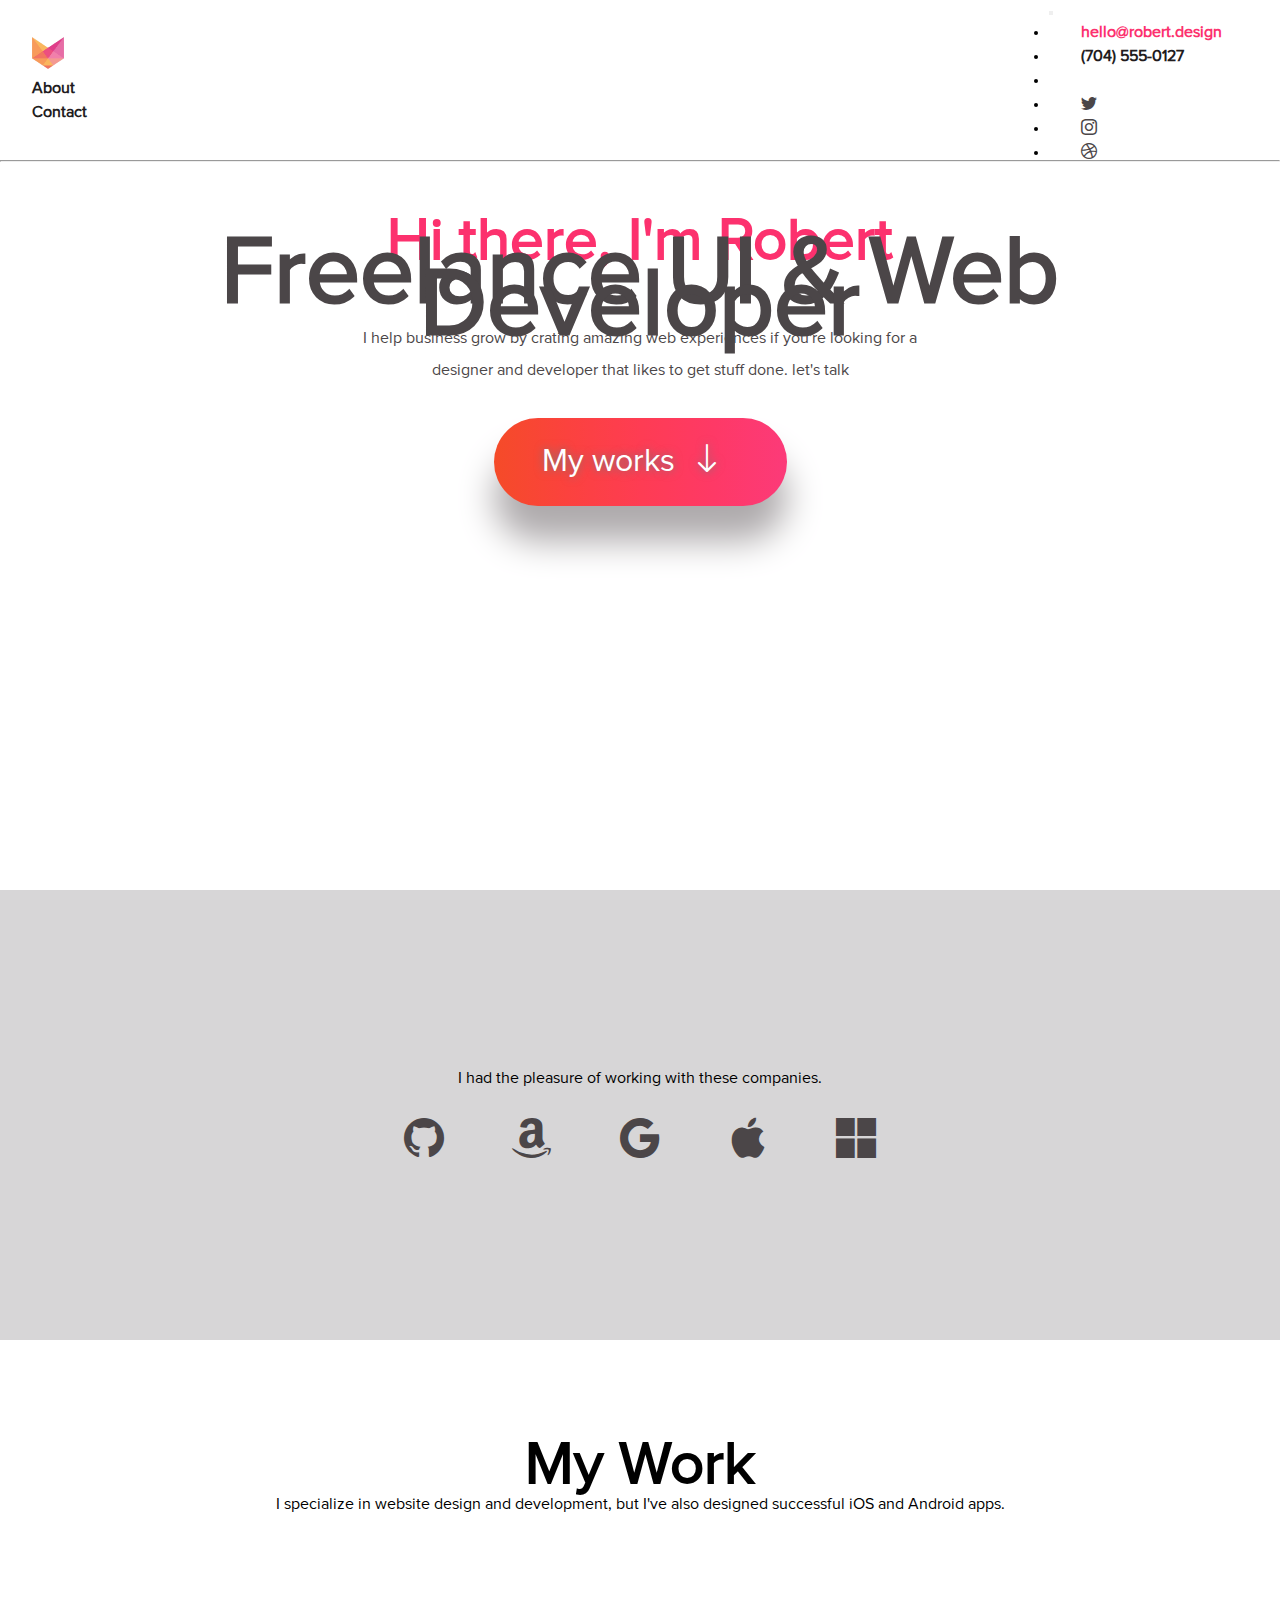
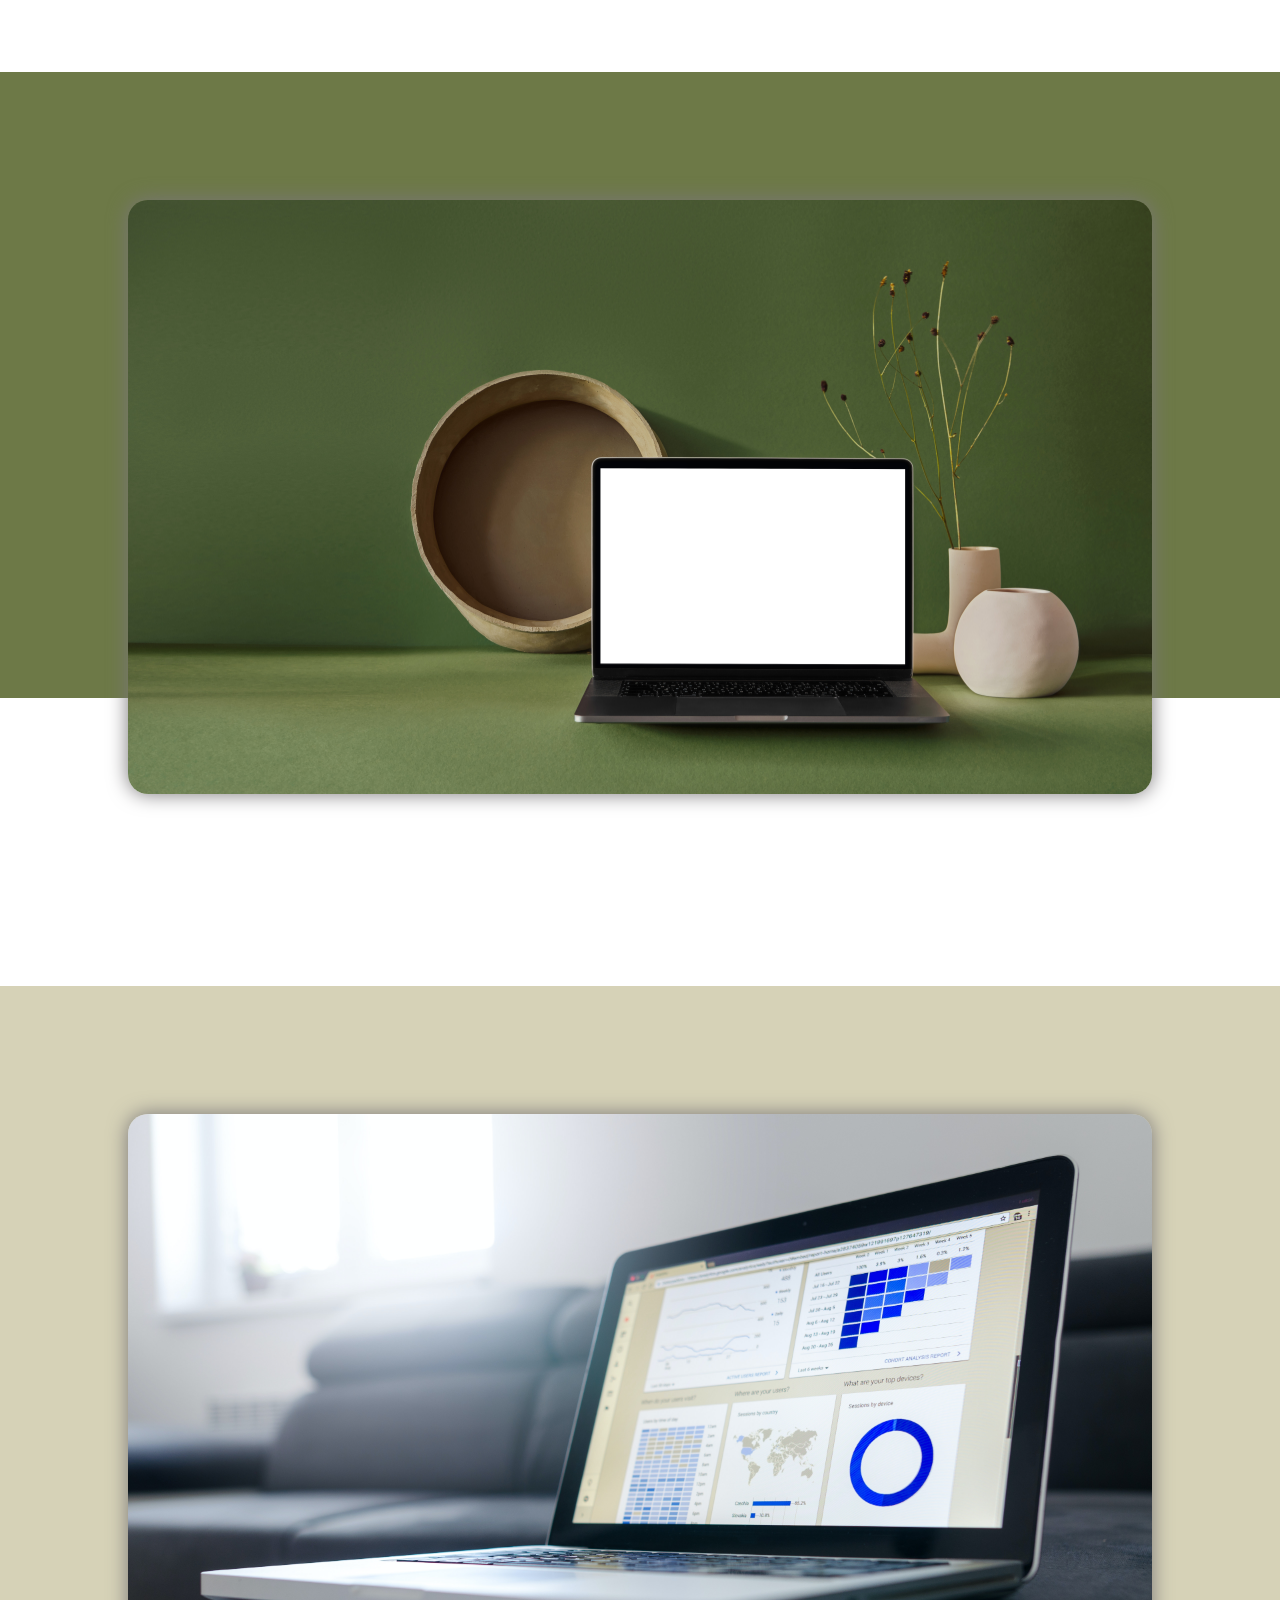
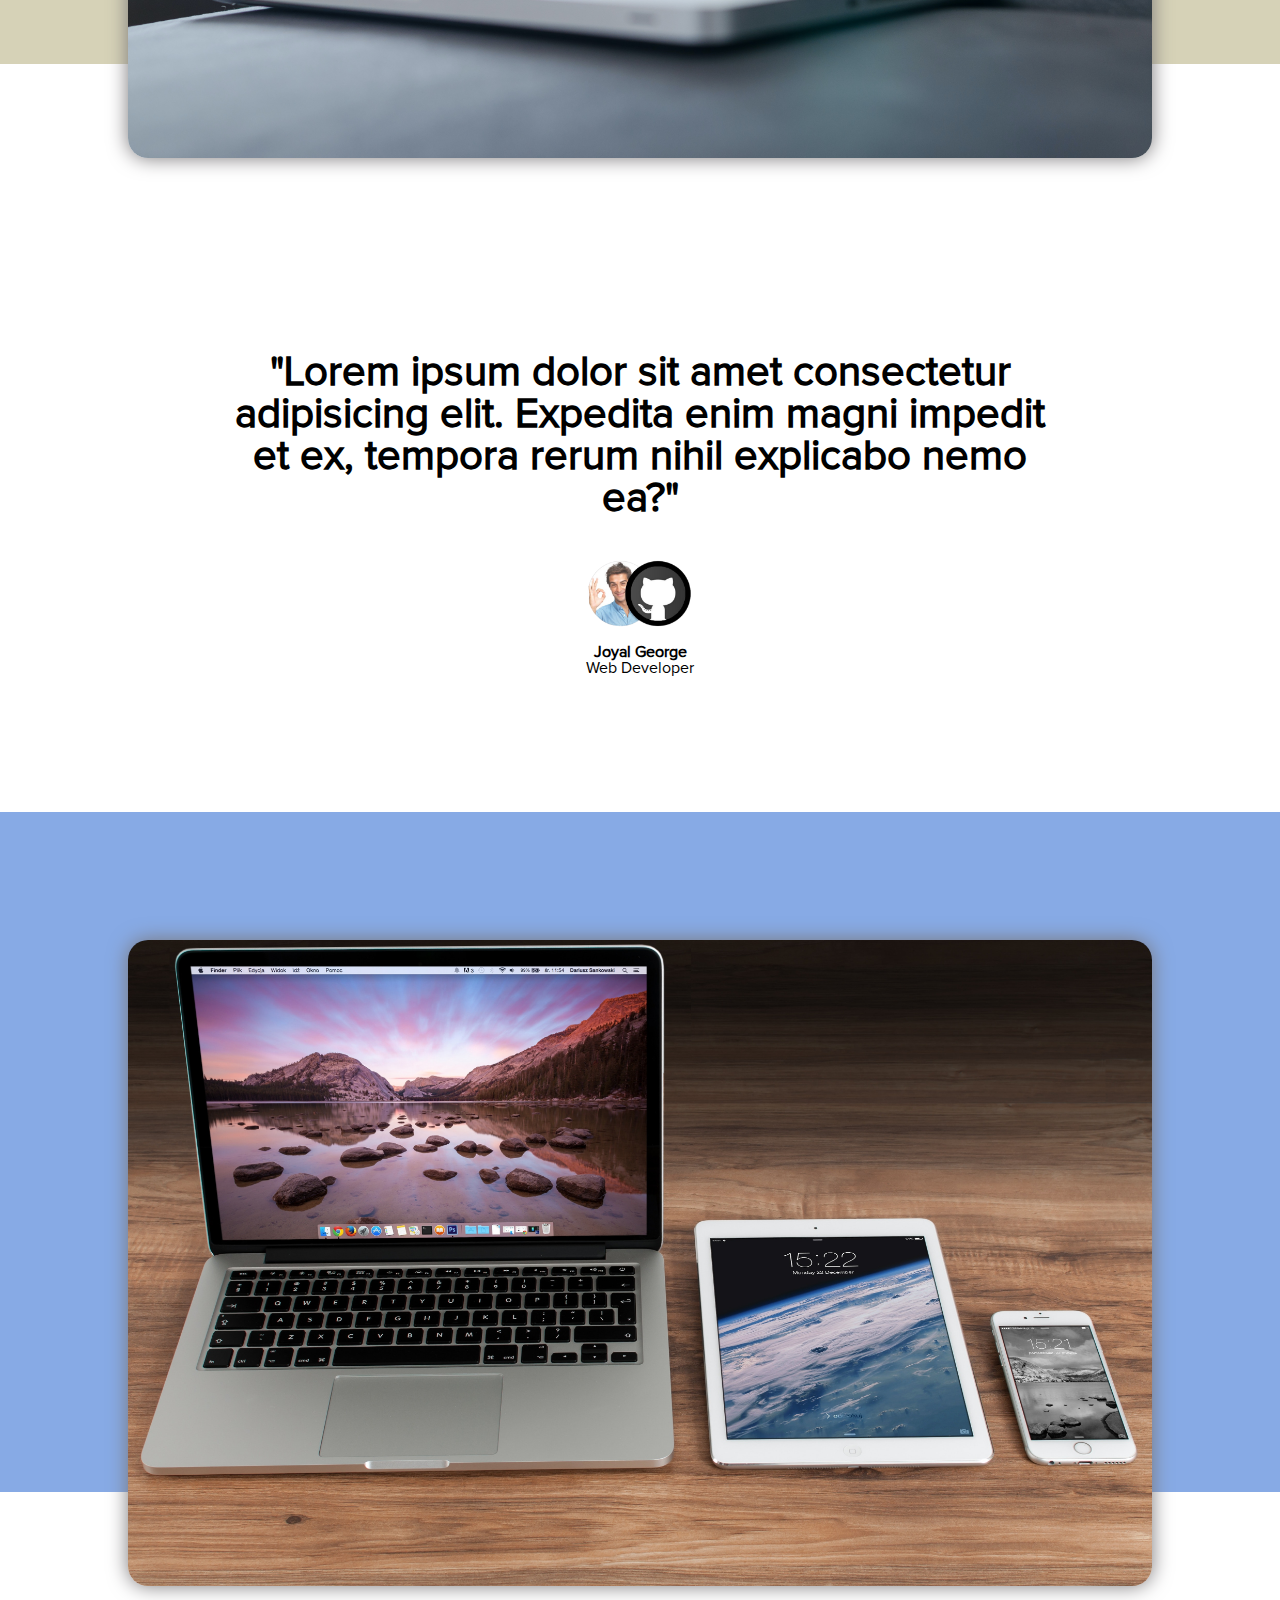
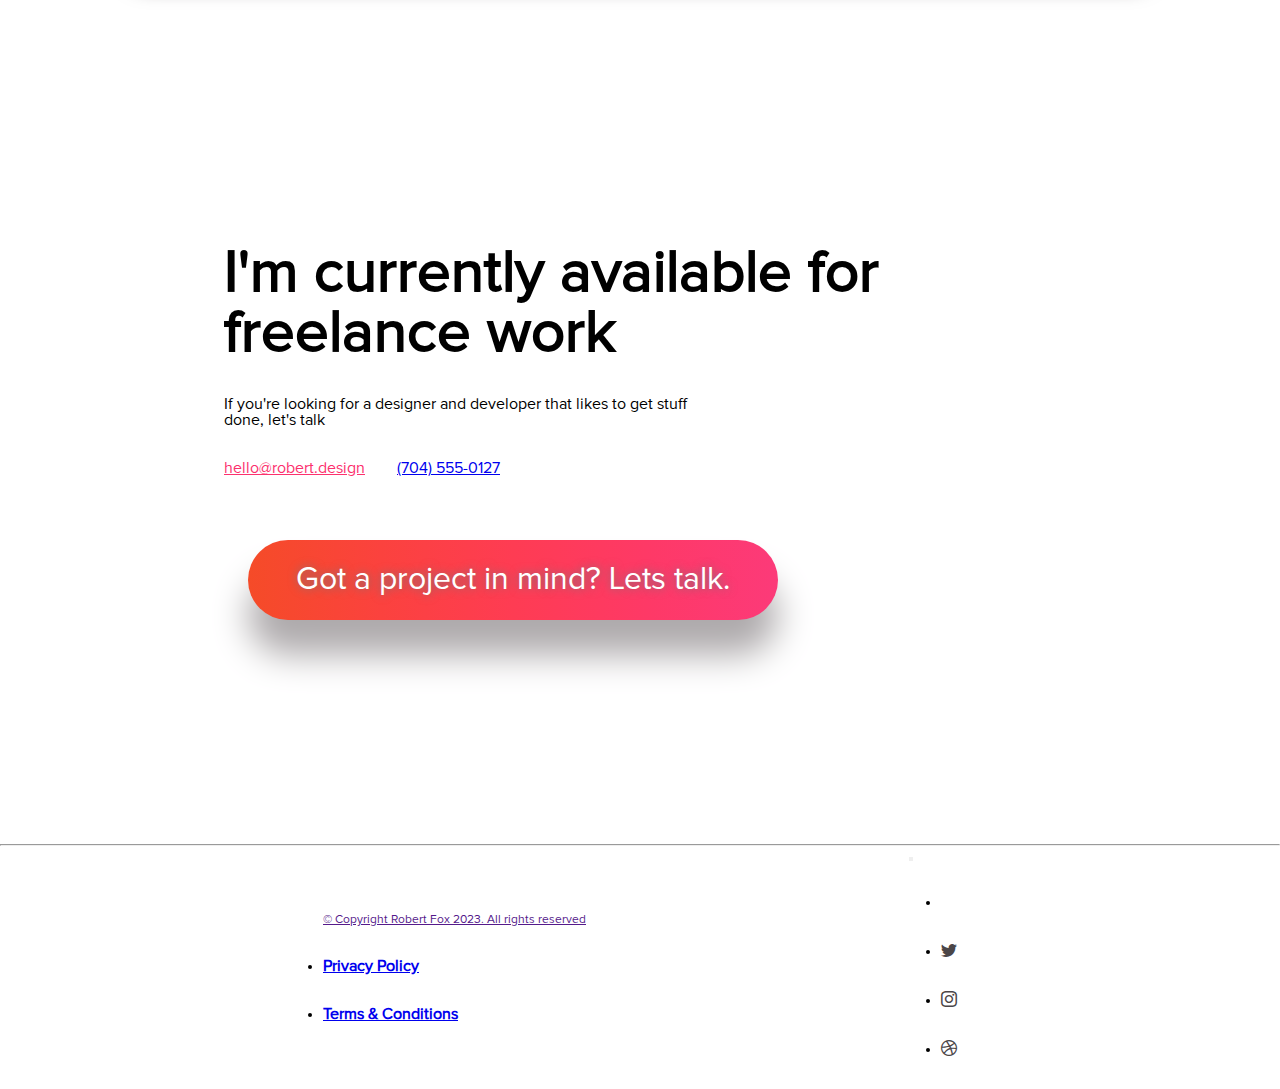
<file: index.html>
<!DOCTYPE html>
<html lang="en">
  <head>
    <meta charset="UTF-8">
    <meta name="viewport" content="width=device-width, initial-scale=1.0">

    <!-- Bootstrap Links -->
    <link href="https://cdn.jsdelivr.net/npm/bootstrap@5.3.2/dist/css/bootstrap.min.css" rel="stylesheet" integrity="sha384-T3c6CoIi6uLrA9TneNEoa7RxnatzjcDSCmG1MXxSR1GAsXEV/Dwwykc2MPK8M2HN" crossorigin="anonymous">
    <link rel="stylesheet" href="https://cdn.jsdelivr.net/npm/bootstrap-icons@1.11.1/font/bootstrap-icons.css">
    <!-- My Links -->
    <link rel="stylesheet" href="Assets/css/style.css">
    <title>Robert: Home</title>

    <link rel="shortcut icon" href="Assets/Images/logo.png" type="image/x-icon">
  </head>
  <body>
    <div>
        <header class="headsection">
          <div class="header-part-one">
            <nav class="navbar navbar-expand-lg">
              <div class="container-fluid">
                <div id="navbarNav">
                  <ul class="navbar-nav" style="align-items: center; flex-direction: row;">
                    <li class="nav-item" style="display: flex; align-items: center;">
                      <a class="nav-link" href="Index.html"><img src="Assets/Images/logo.png" alt="" class="logoimg"></a>
                    </li>
                    <li class="nav-item">
                      <a class="nav-link" href="about.html">About</a>
                    </li>
                    <li class="nav-item">
                      <a class="nav-link" href="contact.html">Contact</a>
                    </li>
                  </ul>
                </div>
              </div>
            </nav>
          </div>

          <div class="header-part-two">
            <nav class="navbar navbar-expand-lg">
              <div class="container-fluid">      
                <button class="navbar-toggler" type="button" data-bs-toggle="collapse" data-bs-target="#navbarNav" aria-controls="navbarNav" aria-expanded="false" aria-label="Toggle navigation">
                  <span class="navbar-toggler-icon d-flex justify-content-end"></span>
                </button>
                <div class="collapse navbar-collapse" id="navbarNav">
                  <ul class="navbar-nav">
                      <li class="nav-item"><a class="nav-link highlight" href="mailto:joyalgeorge1111@gmail.com">hello@robert.design</a></li>
                      <li class="nav-item"><a class="nav-link phone-pixel" href="tel: +918714162447">(704) 555-0127</a></li>
                      <li class="nav-item"><a class="nav-link" href="#"><span class="vr"></span></a></li>
                      <li class="nav-item"><a class="nav-link" target=”_blank” href="http://www.twitter.com/"><i class="bi bi-twitter"></i></a></li>
                      <li class="nav-item"><a class="nav-link" target=”_blank” href="https://www.instagram.com/"><i class="bi bi-instagram"></i></a>
                      <li class="nav-item"><a class="nav-link" target=”_blank” href="https://dribbble.com/"><i class="bi bi-dribbble"></i></a></li>
                  </ul>
                </div>
          
              </div>
            </nav>
          </div>
        </header>
        <hr>
        <section class="herosection">
          <div>
            <h3 class="highlight">Hi there, I'm Robert</h3>
            <h1>Freelance UI & Web Developer</h1>
            <p>I help business grow by crating amazing web experiences if you're looking for a designer and developer that likes to get stuff done. let's talk</p>
            <button class="button">My works <i class="bi bi-arrow-down"></i></button>
          </div>
        </section>
        <section class="beenwith">
          <span>
            
            <div class="beenwith-parts">
              <p>I had the pleasure of working with these companies.</p>
            </div>
            <div class="beenwith-parts">
              <i class="bi bi-github"></i>
              <i class="bi bi-amazon"></i>
              <i class="bi bi-google"></i>
              <i class="bi bi-apple"></i>
              <i class="bi bi-microsoft"></i>
            </div>

          </span>
        </section>
        <section class="basic-display-flex" style="height: fit-content; margin: 96px 0;">
          <div class="basic-display-flex">
            <h3 class="bold">My Work</h3>
            <p>I specialize in website design and development, but I've also designed successful iOS and Android apps.</p>
          </div>
        </section>
          <div class="up">
            <a href="#">
              <i class="bi bi-chevron-double-up"></i>
            </a>
          </div>
        <section class="work-sections">
          <div class="work-div">
            <span class="work-span" style="background-color: #6D7947;"></span>
            <img class="work-img" src="Assets/Images/work-test-1.jpg" alt="Work Images">
          </div>
        </section>
        <section class="work-sections">
          <div class="work-div">
            <span class="work-span" style="background-color: #D6D2B7;"></span>
            <img class="work-img" src="Assets/Images/work-test-2.jpg" alt="Work Images">
          </div>
        </section>
        <section>
          <div class="home-quotes">
              <h4 class="p-32">"Lorem ipsum dolor sit amet consectetur adipisicing elit. Expedita enim magni impedit et ex, tempora rerum nihil explicabo nemo ea?"</h4>
              <img src="Assets/Images/quote-1.png" alt="">
              <div class="p-8 names">
                  <p class="bold ">Joyal George</p>
                  <p>Web Developer</p>
              </div>
          </div>
      </section>
        <section class="work-sections">
          <div class="work-div">
            <span class="work-span" style="background-color: #87AAE5;"></span>
            <img class="work-img" src="Assets/Images/work-test-3.jpg" alt="Work Images">
          </div>
        </section>

        <section>
          <div class="footer-before">
            <h3 class="bold">I'm currently available for freelance work</h3>
            <p>If you're looking for a designer and developer that likes to get stuff done, let's talk</p>
            <div class="footer-contact-div">
              <a class="nav-link highlight" style="margin: 0 32px 0 0" href="mailto:joyalgeorge1111@gmail.com">hello@robert.design</a>
              <a class="nav-link phone-pixel" href="tel: +918714162447">(704) 555-0127</a>
            </div>
            <button class="button" style="margin: 64px 24px;">Got a project in mind? Lets talk.</button>
          </div>
        </section>
        <hr>
        <footer style="display: flex;flex-direction: row;flex-wrap: wrap;justify-content: space-evenly;align-items: center;">
            <div class="header-part-one">
              <nav class="navbar navbar-expand-lg">
                <div class="container-fluid">
                  <div id="navbarNav">
                    <ul class="navbar-nav" style="align-items: center; flex-direction: row;">
                      <li class="nav-item" style="display: flex; align-items: center;">
                        <a class="nav-link" href=""><p style="margin: 0; font-size: 12px;">&copy; Copyright Robert Fox 2023. All rights reserved</p></a>
                      </li>
                      <li class="nav-item">
                        <a class="nav-link bold" href="Assets/Infos/privacy-policy.html">Privacy Policy</a>
                      </li>
                      <li class="nav-item">
                        <a class="nav-link bold" href="Assets/Infos/terms&conditions.html">Terms & Conditions</a>
                      </li>
                    </ul>
                  </div>
                </div>
              </nav>
            </div>
  
            <div class="header-part-two">
              <nav class="navbar navbar-expand-lg">
                <div class="container-fluid">      
                  <button class="navbar-toggler" type="button" data-bs-toggle="collapse" data-bs-target="#navbarNav" aria-controls="navbarNav" aria-expanded="false" aria-label="Toggle navigation">
                    <span class="navbar-toggler-icon d-flex justify-content-end"></span>
                  </button>
                  <div class="collapse navbar-collapse" id="navbarNav">
                    <ul class="navbar-nav">
                        <li class="nav-item"><a class="nav-link" href="#"><span class="vr"></span></a></li>
                        <li class="nav-item"><a class="nav-link" target=”_blank” href="http://www.twitter.com/"><i class="bi bi-twitter"></i></a></li>
                        <li class="nav-item"><a class="nav-link" target=”_blank” href="https://www.instagram.com/"><i class="bi bi-instagram"></i></a>
                        <li class="nav-item"><a class="nav-link" target=”_blank” href="https://dribbble.com/"><i class="bi bi-dribbble"></i></a></li>
                    </ul>
                  </div>
            
                </div>
              </nav>
            </div>
        </footer>

    <script src="https://cdn.jsdelivr.net/npm/bootstrap@5.3.2/dist/js/bootstrap.bundle.min.js" integrity="sha384-C6RzsynM9kWDrMNeT87bh95OGNyZPhcTNXj1NW7RuBCsyN/o0jlpcV8Qyq46cDfL" crossorigin="anonymous"></script>
    <script src="Assets/js/script.js"></script>
  </body>
</html>
</file>
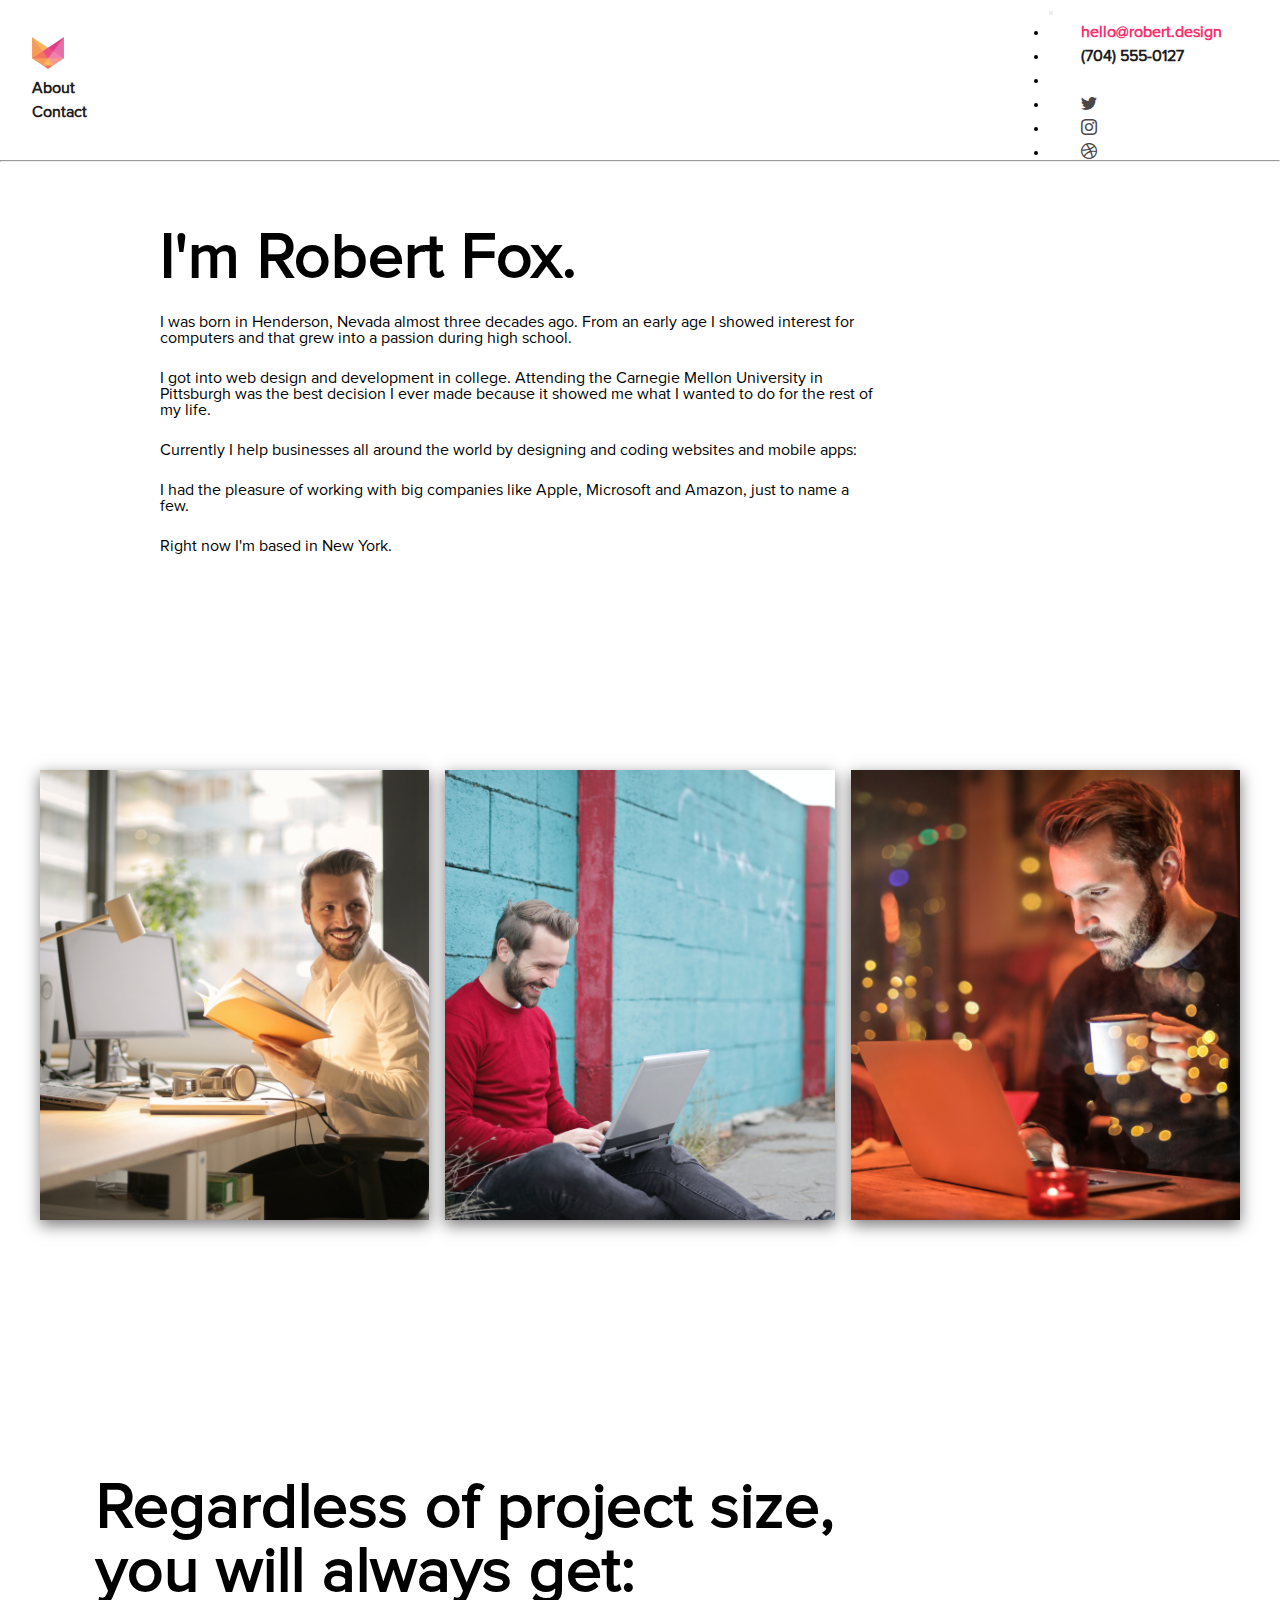
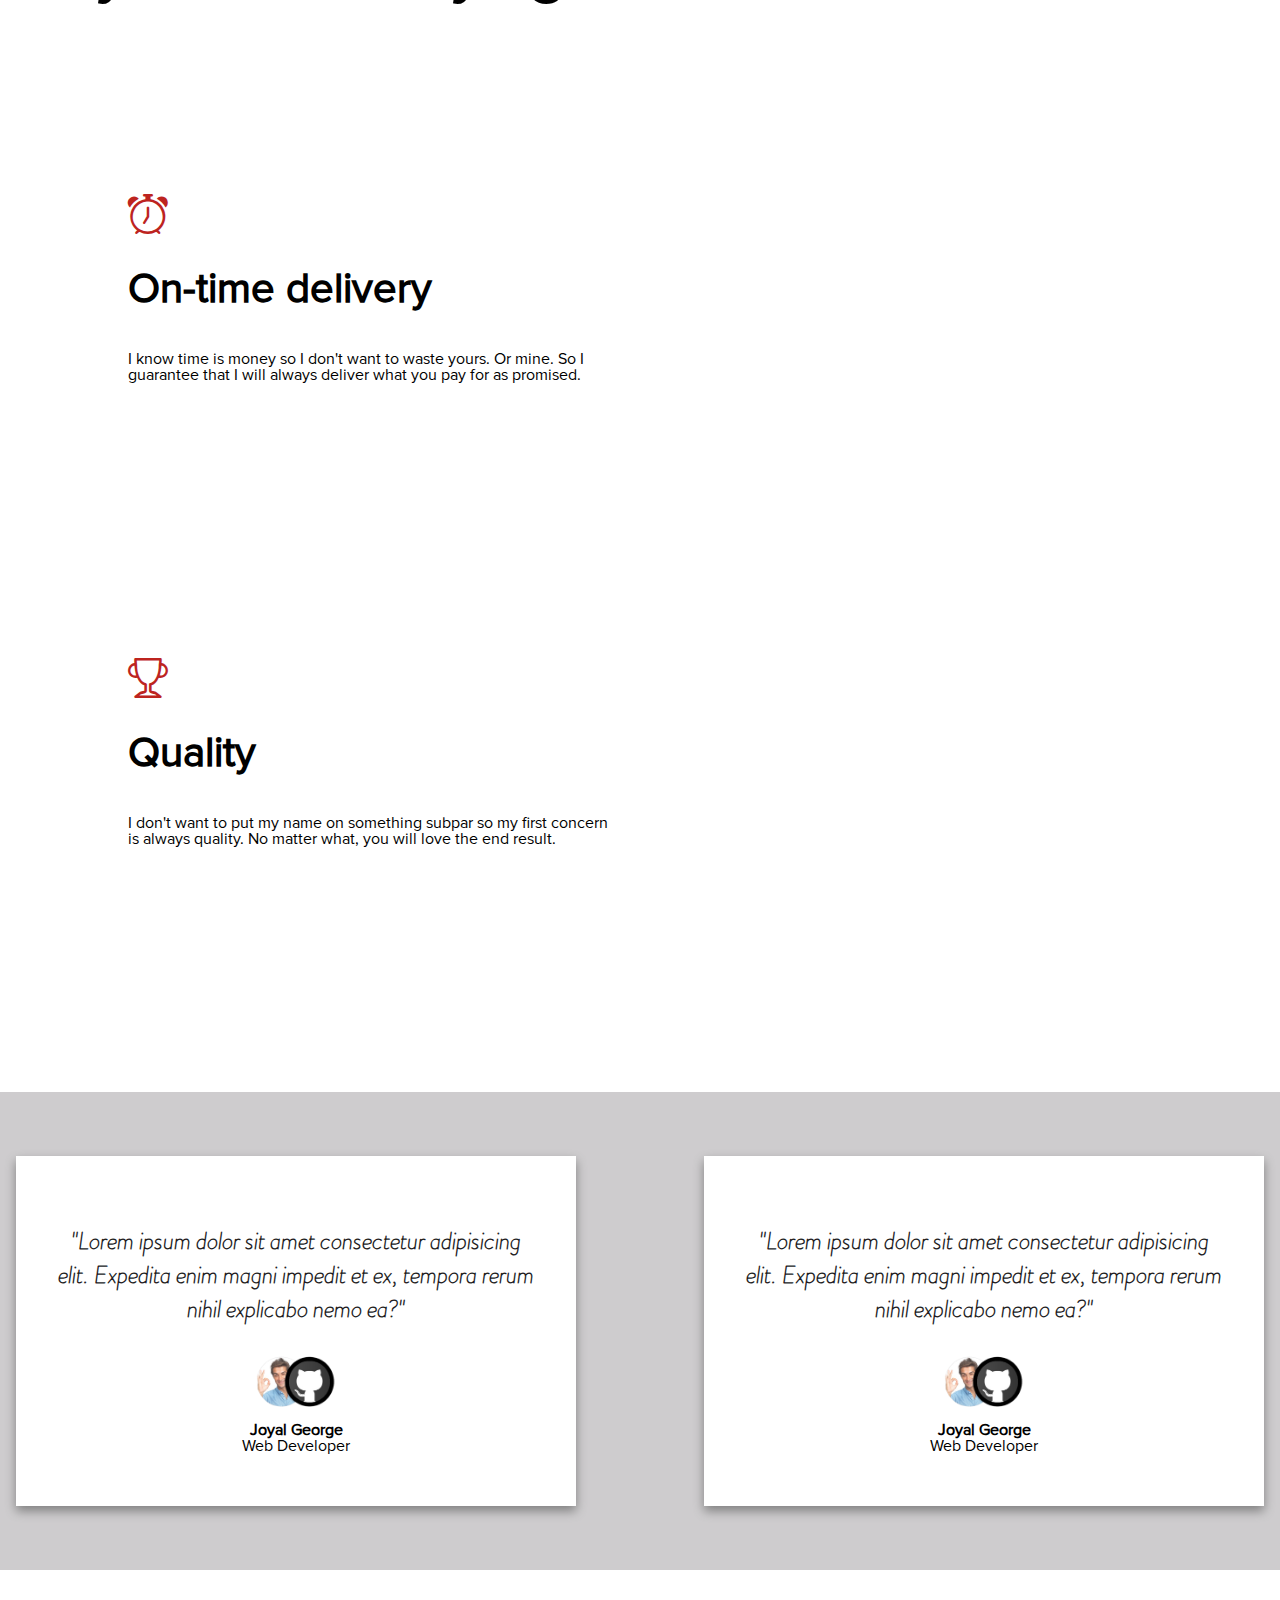
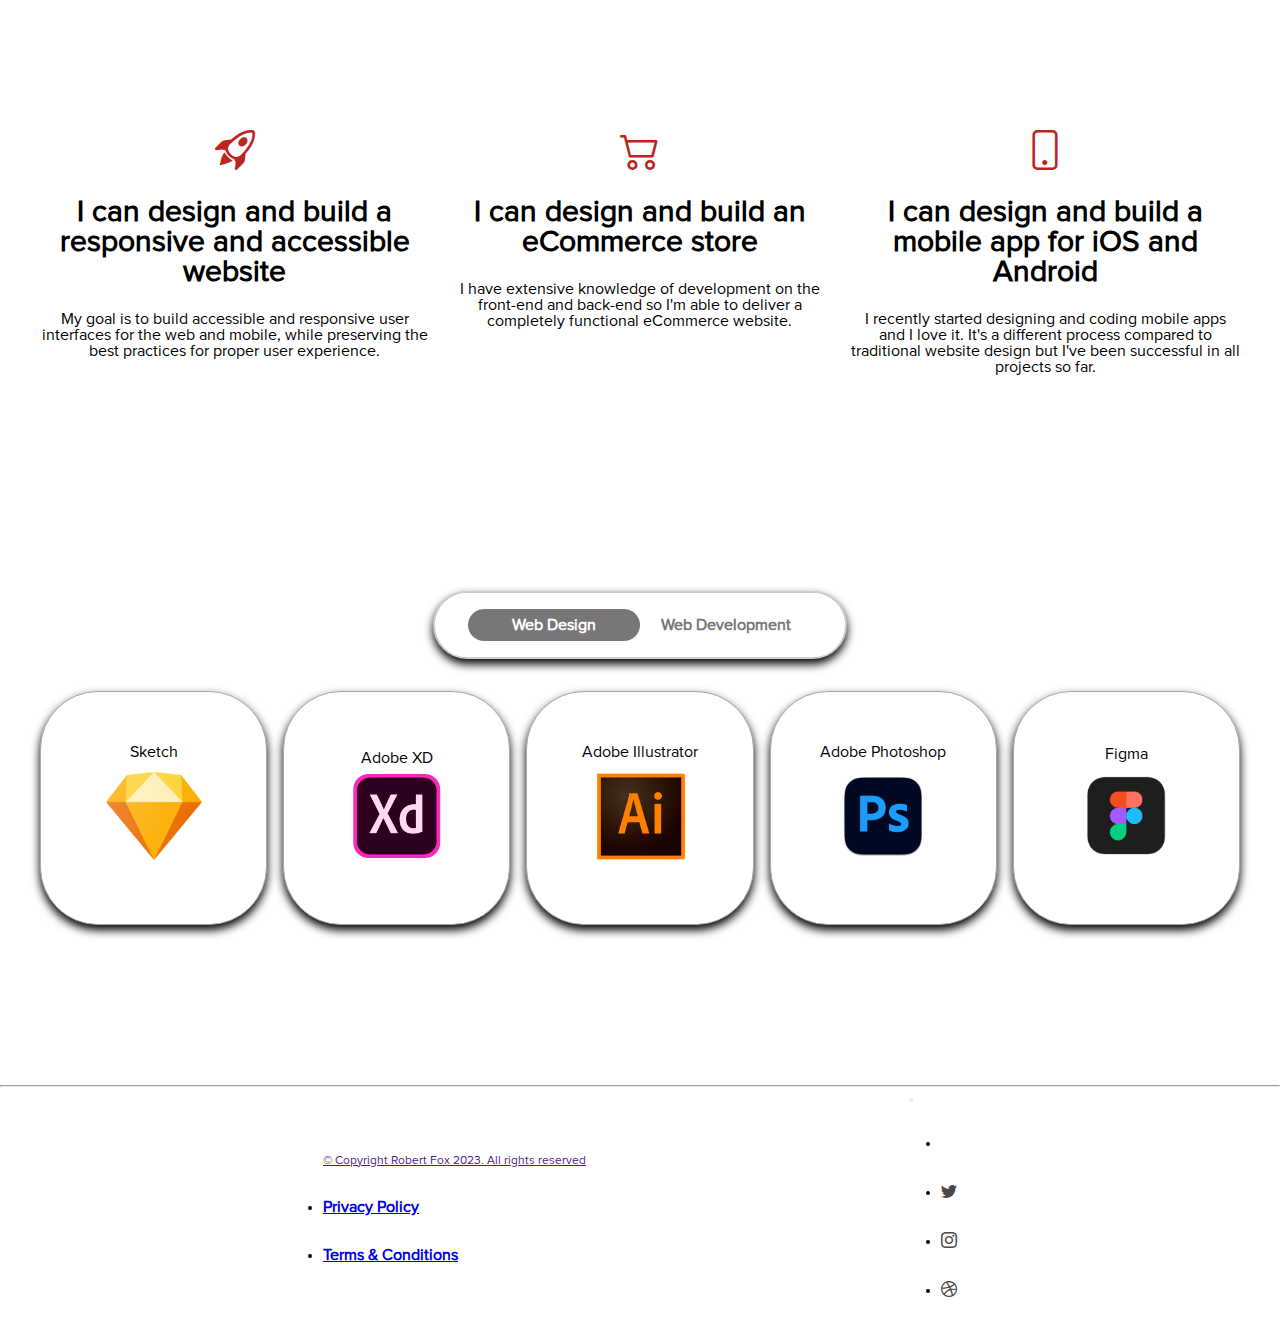
<file: about.html>
<!DOCTYPE html>
<html lang="en">
  <head>
    <meta charset="UTF-8" />
    <meta name="viewport" content="width=device-width, initial-scale=1.0" />
    <!-- Bootstrap Links -->
    <link
      href="https://cdn.jsdelivr.net/npm/bootstrap@5.3.2/dist/css/bootstrap.min.css"
      rel="stylesheet"
      integrity="sha384-T3c6CoIi6uLrA9TneNEoa7RxnatzjcDSCmG1MXxSR1GAsXEV/Dwwykc2MPK8M2HN"
      crossorigin="anonymous"
    />
    <link
      rel="stylesheet"
      href="https://cdn.jsdelivr.net/npm/bootstrap-icons@1.11.1/font/bootstrap-icons.css"
    />
    <!-- My Links -->
    <link
      rel="shortcut icon"
      href="Assets/Images/logo.png"
      type="image/x-icon"
    />
    <link rel="stylesheet" href="Assets/css/style.css" />
    <title>Robert: About</title>
  </head>
  <body>
    <header class="headsection">
      <div class="header-part-one">
        <nav class="navbar navbar-expand-lg">
          <div class="container-fluid">
            <div id="navbarNav">
              <ul
                class="navbar-nav"
                style="align-items: center; flex-direction: row"
              >
                <li class="nav-item" style="display: flex; align-items: center">
                  <a class="nav-link" href="Index.html"
                    ><img src="Assets/Images/logo.png" alt="" class="logoimg"
                  /></a>
                </li>
                <li class="nav-item">
                  <a class="nav-link" href="about.html">About</a>
                </li>
                <li class="nav-item">
                  <a class="nav-link" href="contact.html">Contact</a>
                </li>
              </ul>
            </div>
          </div>
        </nav>
      </div>

      <div class="header-part-two">
        <nav class="navbar navbar-expand-lg">
          <div class="container-fluid">
            <button
              class="navbar-toggler"
              type="button"
              data-bs-toggle="collapse"
              data-bs-target="#navbarNav"
              aria-controls="navbarNav"
              aria-expanded="false"
              aria-label="Toggle navigation"
            >
              <span
                class="navbar-toggler-icon d-flex justify-content-end"
              ></span>
            </button>
            <div class="collapse navbar-collapse" id="navbarNav">
              <ul class="navbar-nav">
                <li class="nav-item">
                  <a
                    class="nav-link highlight"
                    href="mailto:joyalgeorge1111@gmail.com"
                    >hello@robert.design</a
                  >
                </li>
                <li class="nav-item">
                  <a class="nav-link phone-pixel" href="tel: +918714162447"
                    >(704) 555-0127</a
                  >
                </li>
                <li class="nav-item">
                  <a class="nav-link" href="#"><span class="vr"></span></a>
                </li>
                <li class="nav-item">
                  <a
                    class="nav-link"
                    target="”_blank”"
                    href="http://www.twitter.com/"
                    ><i class="bi bi-twitter"></i
                  ></a>
                </li>
                <li class="nav-item">
                  <a
                    class="nav-link"
                    target="”_blank”"
                    href="https://www.instagram.com/"
                    ><i class="bi bi-instagram"></i
                  ></a>
                </li>
                <li class="nav-item">
                  <a
                    class="nav-link"
                    target="”_blank”"
                    href="https://dribbble.com/"
                    ><i class="bi bi-dribbble"></i
                  ></a>
                </li>
              </ul>
            </div>
          </div>
        </nav>
      </div>
    </header>
    <hr />

    <section class="about-me-hero">
      <div class="about-me-brief">
        <h2 class="bold">I'm Robert Fox.</h2>
        <p>
          I was born in Henderson, Nevada almost three decades ago. From an
          early age I showed interest for computers and that grew into a passion
          during high school.
        </p>
        <p>
          I got into web design and development in college. Attending the
          Carnegie Mellon University in Pittsburgh was the best decision I ever
          made because it showed me what I wanted to do for the rest of my life.
        </p>
        <p>
          Currently I help businesses all around the world by designing and
          coding websites and mobile apps:
        </p>
        <p>
          I had the pleasure of working with big companies like Apple, Microsoft
          and Amazon, just to name a few.
        </p>
        <p>Right now I'm based in New York.</p>
      </div>
    </section>
    <div class="up">
      <a href="#">
        <i class="bi bi-chevron-double-up"></i>
      </a>
    </div>
    <section class="my-photo-album">
      <div class="album-wrapper">
        <div class="photos">
          <img src="Assets/Images/robert-stock-1.jpg" alt="" />
        </div>
        <div class="photos">
          <img src="Assets/Images/robert-stock-2.jpg" alt="" />
        </div>
        <div class="photos">
          <img src="Assets/Images/robert-stock-3.jpg" alt="" />
        </div>
      </div>
    </section>

    <section class="section-speciality">
      <div class="speciality-wrapper">
        <div class="speciality-head">
          <h2>Regardless of project size, you will always get:</h2>
        </div>
        <div class="speciality-parts-wrapper">
          <div class="speciality-parts">
            <i class="bi bi-alarm"></i>
            <h4 class="bold">On-time delivery</h4>
            <p>
              I know time is money so I don't want to waste yours. Or mine. So I
              guarantee that I will always deliver what you pay for as promised.
            </p>
          </div>
          <div class="speciality-parts">
            <i class="bi bi-trophy"></i>
            <h4 class="bold">Quality</h4>
            <p>
              I don't want to put my name on something subpar so my first
              concern is always quality. No matter what, you will love the end
              result.
            </p>
          </div>
        </div>
      </div>
    </section>

    <section class="section-testimonials">
      <div class="contact-testimonials">
        <h6>
          "Lorem ipsum dolor sit amet consectetur adipisicing elit. Expedita
          enim magni impedit et ex, tempora rerum nihil explicabo nemo ea?"
        </h6>
        <img src="Assets/Images/quote-1.png" alt="" />
        <div class="p-8 customer">
          <p class="bold">Joyal George</p>
          <p>Web Developer</p>
        </div>
      </div>
      <div class="contact-testimonials">
        <h6>
          "Lorem ipsum dolor sit amet consectetur adipisicing elit. Expedita
          enim magni impedit et ex, tempora rerum nihil explicabo nemo ea?"
        </h6>
        <img src="Assets/Images/quote-1.png" alt="" />
        <div class="p-8 customer">
          <p class="bold">Joyal George</p>
          <p>Web Developer</p>
        </div>
      </div>
    </section>

    <section class="abilities-section">
      <div class="ability-wrapper">
        <div class="ability-parts">
          <i class="bi bi-rocket-takeoff"></i>
          <h5 class="bold">
            I can design and build a responsive and accessible website
          </h5>
          <p>
            My goal is to build accessible and responsive user interfaces for
            the web and mobile, while preserving the best practices for proper
            user experience.
          </p>
        </div>
        <div class="ability-parts">
          <i class="bi bi-cart2"></i>
          <h5 class="bold">I can design and build an eCommerce store</h5>
          <p>
            I have extensive knowledge of development on the front-end and
            back-end so I'm able to deliver a completely functional eCommerce
            website.
          </p>
        </div>
        <div class="ability-parts">
          <i class="bi bi-phone"></i>
          <h5 class="bold">
            I can design and build a mobile app for iOS and Android
          </h5>
          <p>
            I recently started designing and coding mobile apps and I love it.
            It's a different process compared to traditional website design but
            I've been successful in all projects so far.
          </p>
        </div>
      </div>
    </section>

    <section class="tools-section" id="tools-section">
      <div class="slide">
        <div class="drag-body">
          <div
            class="slider active"
            id="Design"
            onclick="sliderContent('Design')"
          >
            <h6>Web Design</h6>
          </div>
          <div
            class="slider"
            id="Development"
            onclick="sliderContent('Development')"
          >
            <h6>Web Development</h6>
          </div>
        </div>
        <div class="slide-contents"></div>
      </div>
    </section>

    <hr />
    <footer
      style="
        display: flex;
        flex-direction: row;
        flex-wrap: wrap;
        justify-content: space-evenly;
        align-items: center;
      "
    >
      <div class="header-part-one">
        <nav class="navbar navbar-expand-lg">
          <div class="container-fluid">
            <div id="navbarNav">
              <ul
                class="navbar-nav"
                style="align-items: center; flex-direction: row"
              >
                <li class="nav-item" style="display: flex; align-items: center">
                  <a class="nav-link" href=""
                    ><p style="margin: 0; font-size: 12px">
                      &copy; Copyright Robert Fox 2023. All rights reserved
                    </p></a
                  >
                </li>
                <li class="nav-item">
                  <a
                    class="nav-link bold"
                    href="Assets/Infos/privacy-policy.html"
                    >Privacy Policy</a
                  >
                </li>
                <li class="nav-item">
                  <a
                    class="nav-link bold"
                    href="Assets/Infos/terms&conditions.html"
                    >Terms & Conditions</a
                  >
                </li>
              </ul>
            </div>
          </div>
        </nav>
      </div>

      <div class="header-part-two">
        <nav class="navbar navbar-expand-lg">
          <div class="container-fluid">
            <button
              class="navbar-toggler"
              type="button"
              data-bs-toggle="collapse"
              data-bs-target="#navbarNav"
              aria-controls="navbarNav"
              aria-expanded="false"
              aria-label="Toggle navigation"
            >
              <span
                class="navbar-toggler-icon d-flex justify-content-end"
              ></span>
            </button>
            <div class="collapse navbar-collapse" id="navbarNav">
              <ul class="navbar-nav">
                <li class="nav-item">
                  <a class="nav-link" href="#"><span class="vr"></span></a>
                </li>
                <li class="nav-item">
                  <a
                    class="nav-link"
                    target="”_blank”"
                    href="http://www.twitter.com/"
                    ><i class="bi bi-twitter"></i
                  ></a>
                </li>
                <li class="nav-item">
                  <a
                    class="nav-link"
                    target="”_blank”"
                    href="https://www.instagram.com/"
                    ><i class="bi bi-instagram"></i
                  ></a>
                </li>
                <li class="nav-item">
                  <a
                    class="nav-link"
                    target="”_blank”"
                    href="https://dribbble.com/"
                    ><i class="bi bi-dribbble"></i
                  ></a>
                </li>
              </ul>
            </div>
          </div>
        </nav>
      </div>
    </footer>

    <script
      src="https://cdn.jsdelivr.net/npm/bootstrap@5.3.2/dist/js/bootstrap.bundle.min.js"
      integrity="sha384-C6RzsynM9kWDrMNeT87bh95OGNyZPhcTNXj1NW7RuBCsyN/o0jlpcV8Qyq46cDfL"
      crossorigin="anonymous"
    ></script>
    <script src="Assets/js/script.js"></script>
  </body>
</html>
</file>
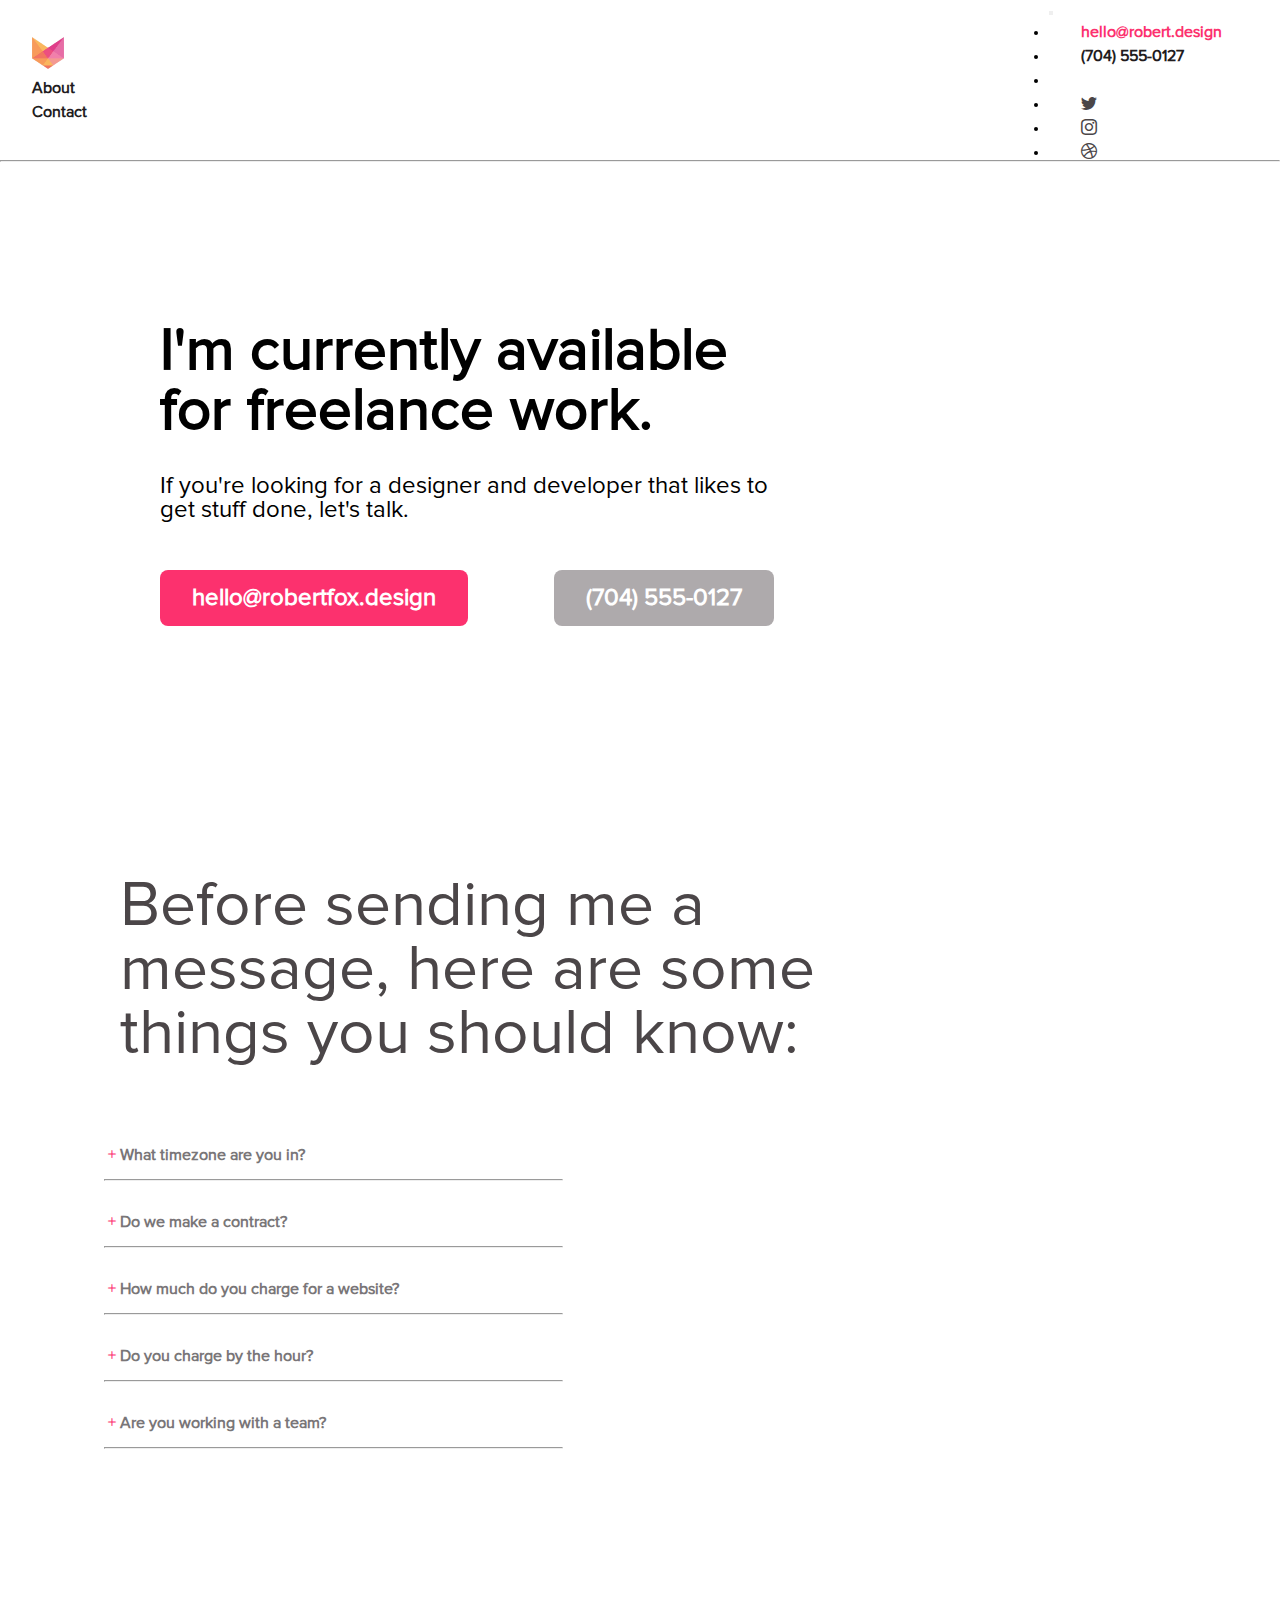
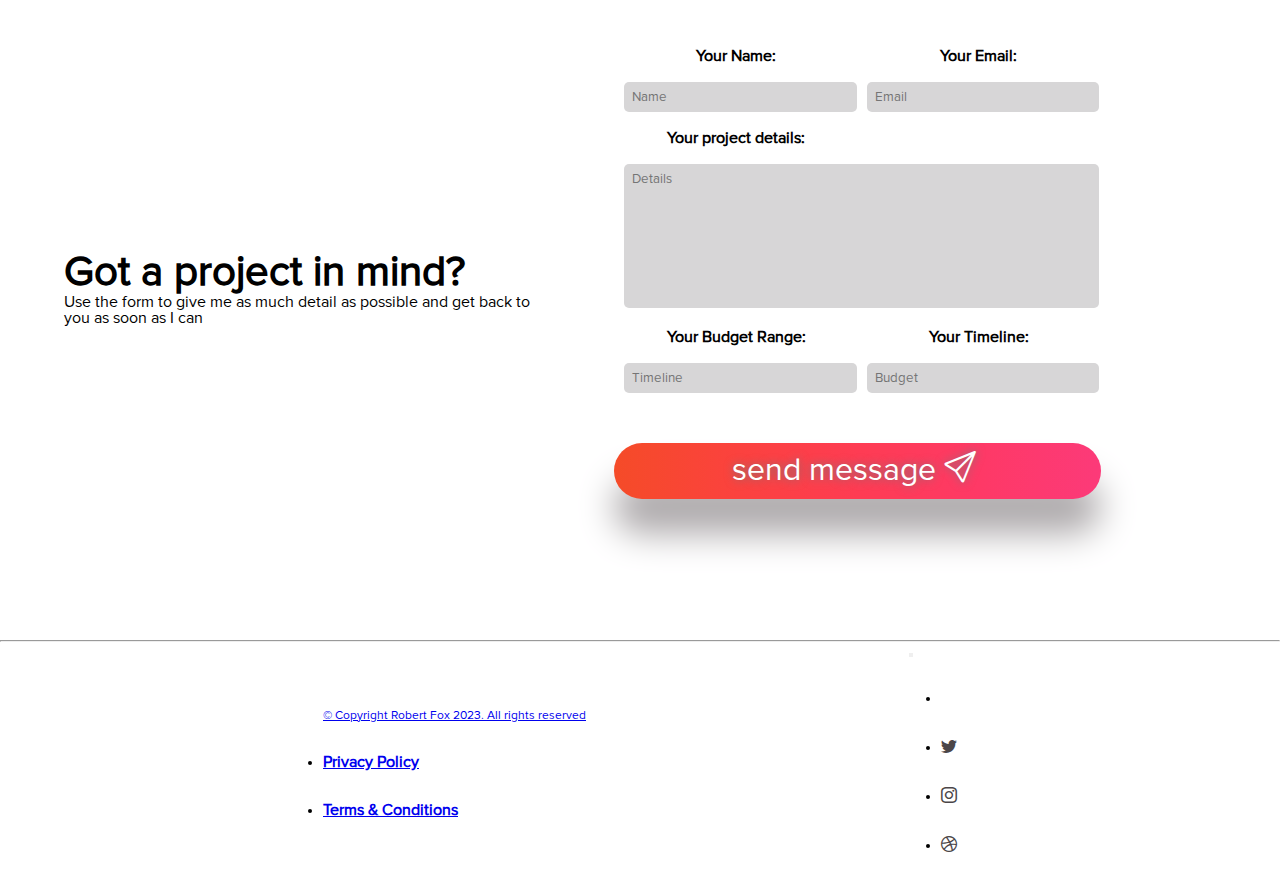
<file: contact.html>
<!DOCTYPE html>
<html lang="en">
  <head>
    <meta charset="UTF-8" />
    <meta name="viewport" content="width=device-width, initial-scale=1.0" />
    <!-- Bootstrap Links -->
    <link
      href="https://cdn.jsdelivr.net/npm/bootstrap@5.3.2/dist/css/bootstrap.min.css"
      rel="stylesheet"
      integrity="sha384-T3c6CoIi6uLrA9TneNEoa7RxnatzjcDSCmG1MXxSR1GAsXEV/Dwwykc2MPK8M2HN"
      crossorigin="anonymous"
    />
    <link
      rel="stylesheet"
      href="https://cdn.jsdelivr.net/npm/bootstrap-icons@1.11.1/font/bootstrap-icons.css"
    />
    <!-- My Links -->
    <link rel="stylesheet" href="Assets/css/style.css" />
    <title>Robert: Contact</title>

    <link
      rel="shortcut icon"
      href="Assets/Images/logo.png"
      type="image/x-icon"
    />
  </head>
  <body>
    <header class="headsection">
      <div class="header-part-one">
        <nav class="navbar navbar-expand-lg">
          <div class="container-fluid">
            <div id="navbarNav">
              <ul
                class="navbar-nav"
                style="align-items: center; flex-direction: row"
              >
                <li class="nav-item" style="display: flex; align-items: center">
                  <a class="nav-link" href="Index.html"
                    ><img src="Assets/Images/logo.png" alt="" class="logoimg"
                  /></a>
                </li>
                <li class="nav-item">
                  <a class="nav-link" href="about.html">About</a>
                </li>
                <li class="nav-item">
                  <a class="nav-link" href="contact.html">Contact</a>
                </li>
              </ul>
            </div>
          </div>
        </nav>
      </div>

      <div class="header-part-two">
        <nav class="navbar navbar-expand-lg">
          <div class="container-fluid">
            <button
              class="navbar-toggler"
              type="button"
              data-bs-toggle="collapse"
              data-bs-target="#navbarNav"
              aria-controls="navbarNav"
              aria-expanded="false"
              aria-label="Toggle navigation"
            >
              <span
                class="navbar-toggler-icon d-flex justify-content-end"
              ></span>
            </button>
            <div class="collapse navbar-collapse" id="navbarNav">
              <ul class="navbar-nav">
                <li class="nav-item">
                  <a
                    class="nav-link highlight"
                    href="mailto:joyalgeorge1111@gmail.com"
                    >hello@robert.design</a
                  >
                </li>
                <li class="nav-item">
                  <a class="nav-link phone-pixel" href="tel: +918714162447"
                    >(704) 555-0127</a
                  >
                </li>
                <li class="nav-item">
                  <a class="nav-link" href="#"><span class="vr"></span></a>
                </li>
                <li class="nav-item">
                  <a
                    class="nav-link"
                    target="”_blank”"
                    href="http://www.twitter.com/"
                    ><i class="bi bi-twitter"></i
                  ></a>
                </li>
                <li class="nav-item">
                  <a
                    class="nav-link"
                    target="”_blank”"
                    href="https://www.instagram.com/"
                    ><i class="bi bi-instagram"></i
                  ></a>
                </li>
                <li class="nav-item">
                  <a
                    class="nav-link"
                    target="”_blank”"
                    href="https://dribbble.com/"
                    ><i class="bi bi-dribbble"></i
                  ></a>
                </li>
              </ul>
            </div>
          </div>
        </nav>
      </div>
    </header>
    <hr />

    <section class="contact-hero">
      <div class="contact-hero-wrapper">
        <h3 class="bold">I'm currently available for freelance work.</h3>
        <p>
          If you're looking for a designer and developer that likes to get stuff
          done, let's talk.
        </p>
        <div class="contact-button-wrapper">
          <button style="background-color: var(--Primary)">
            hello@robertfox.design
          </button>
          <button style="background-color: var(--Black-25)">
            (704) 555-0127
          </button>
        </div>
      </div>
    </section>
    <div class="up">
      <a href="#">
        <i class="bi bi-chevron-double-up"></i>
      </a>
    </div>
    <section class="section-question" id="section-question">
      <div class="side-div">
        <h2 class="bold">
          Before sending me a message, here are some things you should know:
        </h2>
        <div id="question-container"></div>
      </div>
    </section>

    <section class="contact-form-section">
      <div class="contact-form">
        <div class="form-parts">
          <h4 class="bold">Got a project in mind?</h4>
          <p>
            Use the form to give me as much detail as possible and get back to
            you as soon as I can
          </p>
        </div>
        <div class="form-parts">
          <table style="width: 100%">
            <tr>
              <th>Your Name:</th>
              <th>Your Email:</th>
            </tr>
            <tr>
              <td>
                <input type="text" placeholder="Name" />
              </td>
              <td>
                <input type="email" placeholder="Email" />
              </td>
            </tr>
            <tr>
              <th>Your project details:</th>
              <th></th>
            </tr>
            <tr>
              <td colspan="2">
                <textarea name="" id="" placeholder="Details"></textarea>
              </td>
            </tr>
            <tr>
              <th>Your Budget Range:</th>
              <th>Your Timeline:</th>
            </tr>
            <tr>
              <td>
                <input type="text" placeholder="Timeline" />
              </td>
              <td>
                <input type="text" placeholder="Budget" />
              </td>
            </tr>
          </table>
          <button class="form-button" href="mailto:joyalgeorge1111@gmail.com">
            send message <i class="bi bi-send"></i>
          </button>
        </div>
      </div>
    </section>

    <hr />
    <footer
      style="
        display: flex;
        flex-direction: row;
        flex-wrap: wrap;
        justify-content: space-evenly;
        align-items: center;
      "
    >
      <div class="header-part-one">
        <nav class="navbar navbar-expand-lg">
          <div class="container-fluid">
            <div id="navbarNav">
              <ul
                class="navbar-nav"
                style="align-items: center; flex-direction: row"
              >
                <li class="nav-item" style="display: flex; align-items: center">
                  <a class="nav-link" href="#"
                    ><p style="margin: 0; font-size: 12px">
                      &copy; Copyright Robert Fox 2023. All rights reserved
                    </p></a
                  >
                </li>
                <li class="nav-item">
                  <a
                    class="nav-link bold"
                    href="Assets/Infos/privacy-policy.html"
                    >Privacy Policy</a
                  >
                </li>
                <li class="nav-item">
                  <a
                    class="nav-link bold"
                    href="Assets/Infos/terms&conditions.html"
                    >Terms & Conditions</a
                  >
                </li>
              </ul>
            </div>
          </div>
        </nav>
      </div>

      <div class="header-part-two">
        <nav class="navbar navbar-expand-lg">
          <div class="container-fluid">
            <button
              class="navbar-toggler"
              type="button"
              data-bs-toggle="collapse"
              data-bs-target="#navbarNav"
              aria-controls="navbarNav"
              aria-expanded="false"
              aria-label="Toggle navigation"
            >
              <span
                class="navbar-toggler-icon d-flex justify-content-end"
              ></span>
            </button>
            <div class="collapse navbar-collapse" id="navbarNav">
              <ul class="navbar-nav">
                <li class="nav-item">
                  <a class="nav-link" href="#"><span class="vr"></span></a>
                </li>
                <li class="nav-item">
                  <a
                    class="nav-link"
                    target="”_blank”"
                    href="http://www.twitter.com/"
                    ><i class="bi bi-twitter"></i
                  ></a>
                </li>
                <li class="nav-item">
                  <a
                    class="nav-link"
                    target="”_blank”"
                    href="https://www.instagram.com/"
                    ><i class="bi bi-instagram"></i
                  ></a>
                </li>
                <li class="nav-item">
                  <a
                    class="nav-link"
                    target="”_blank”"
                    href="https://dribbble.com/"
                    ><i class="bi bi-dribbble"></i
                  ></a>
                </li>
              </ul>
            </div>
          </div>
        </nav>
      </div>
    </footer>

    <script
      src="https://cdn.jsdelivr.net/npm/bootstrap@5.3.2/dist/js/bootstrap.bundle.min.js"
      integrity="sha384-C6RzsynM9kWDrMNeT87bh95OGNyZPhcTNXj1NW7RuBCsyN/o0jlpcV8Qyq46cDfL"
      crossorigin="anonymous"
    ></script>
    <script src="Assets/js/script.js"></script>
  </body>
</html>
</file>
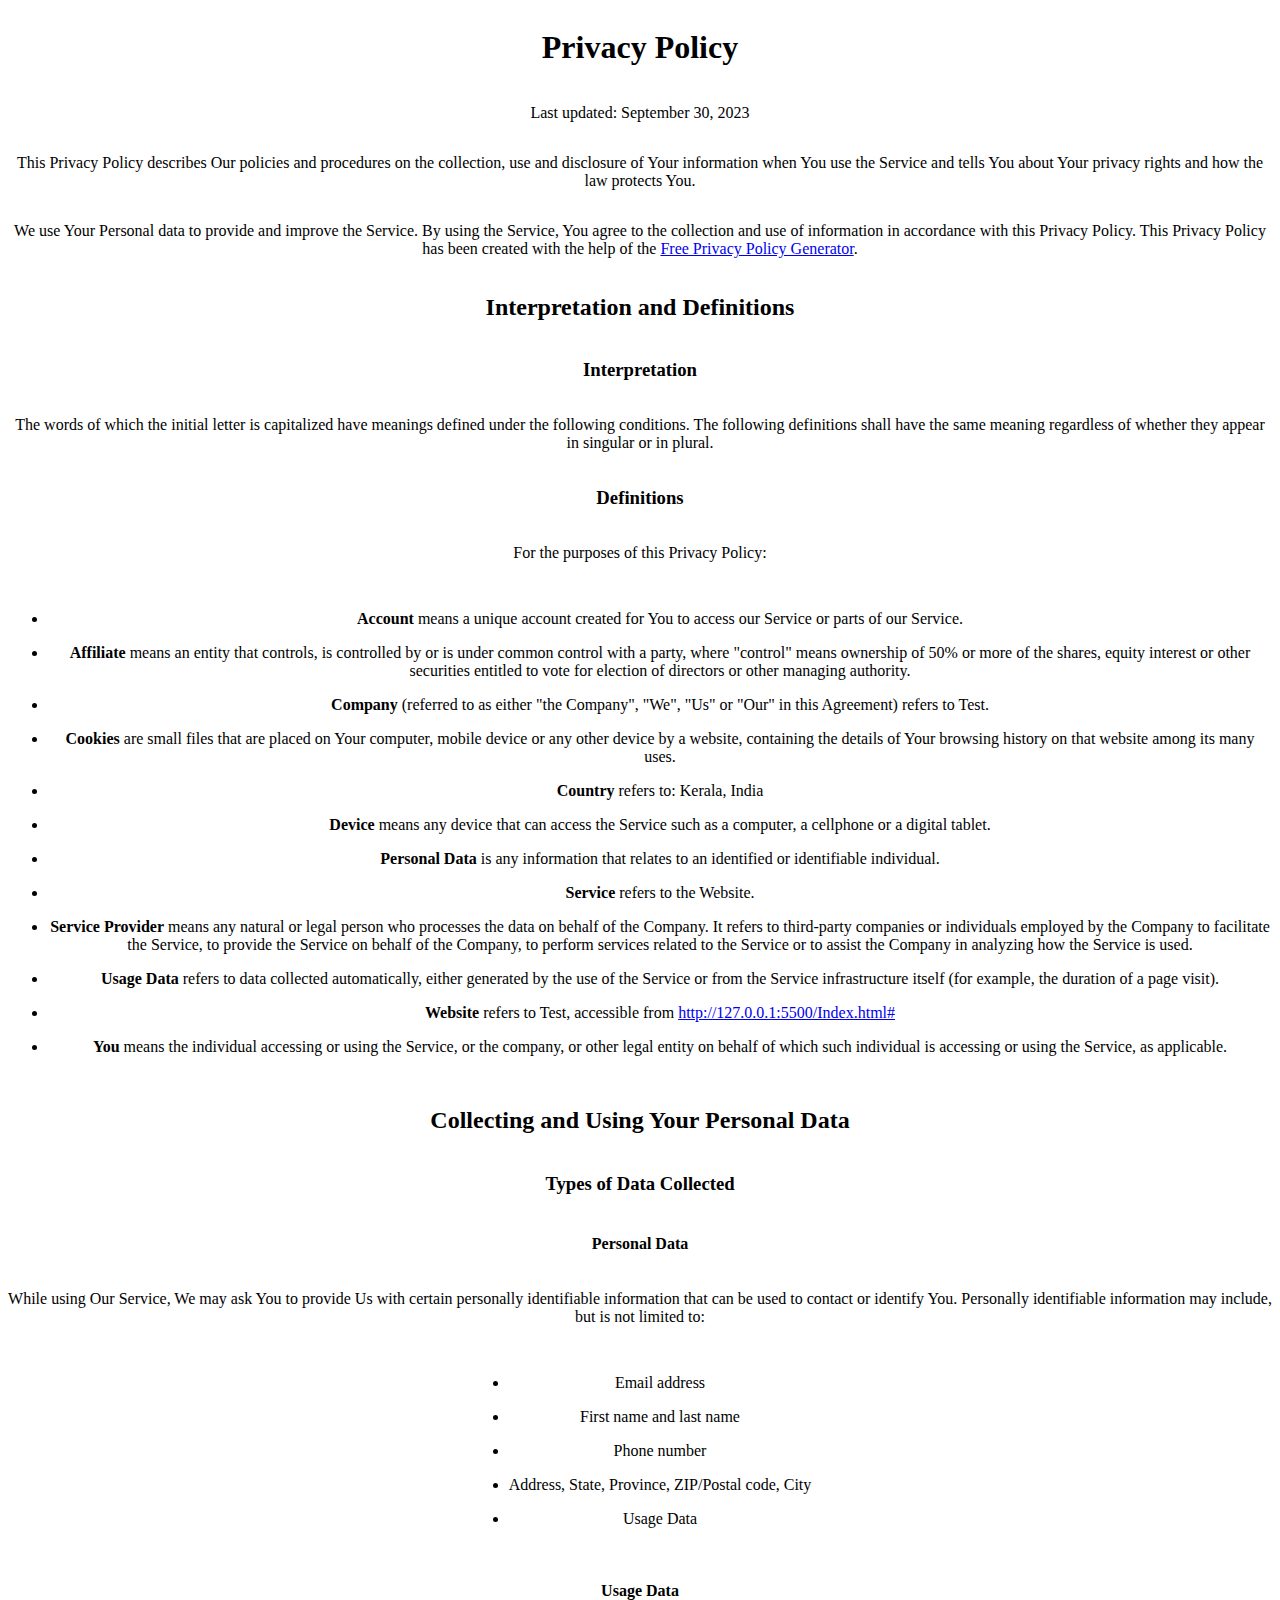
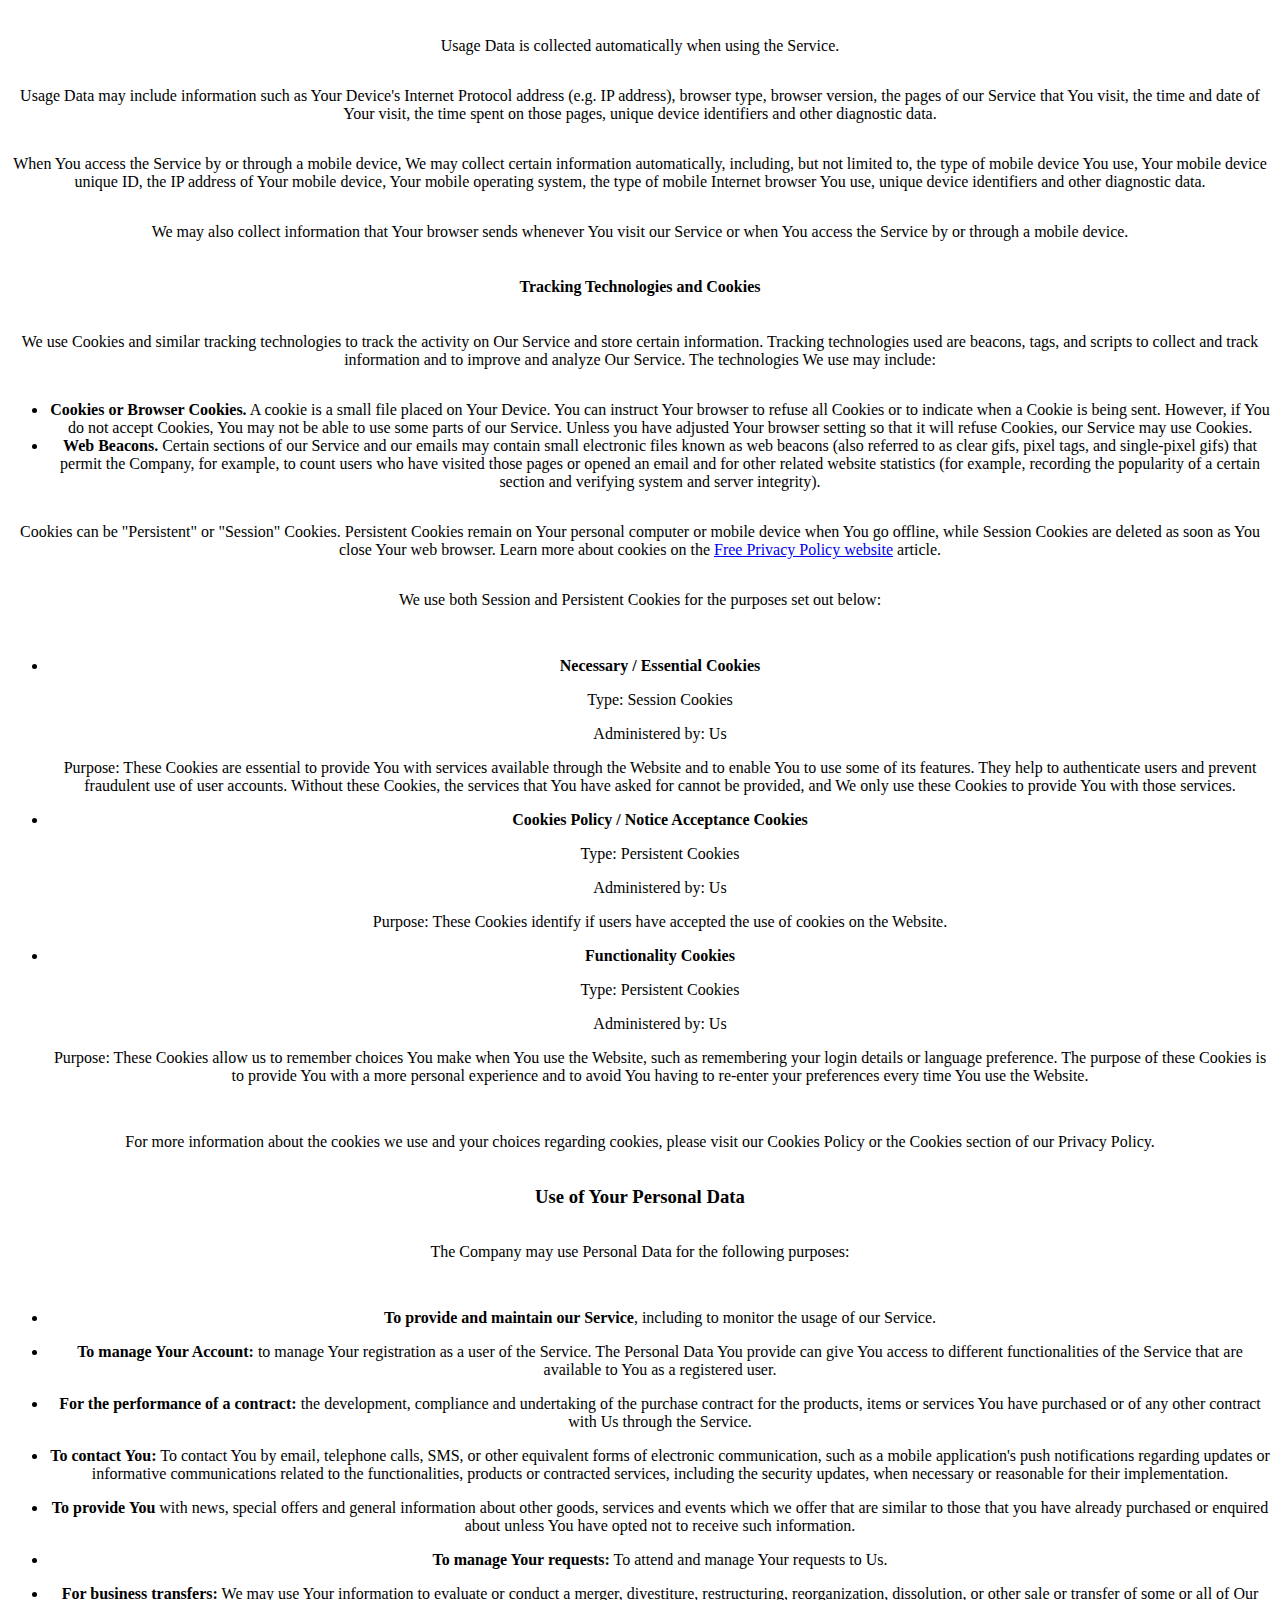
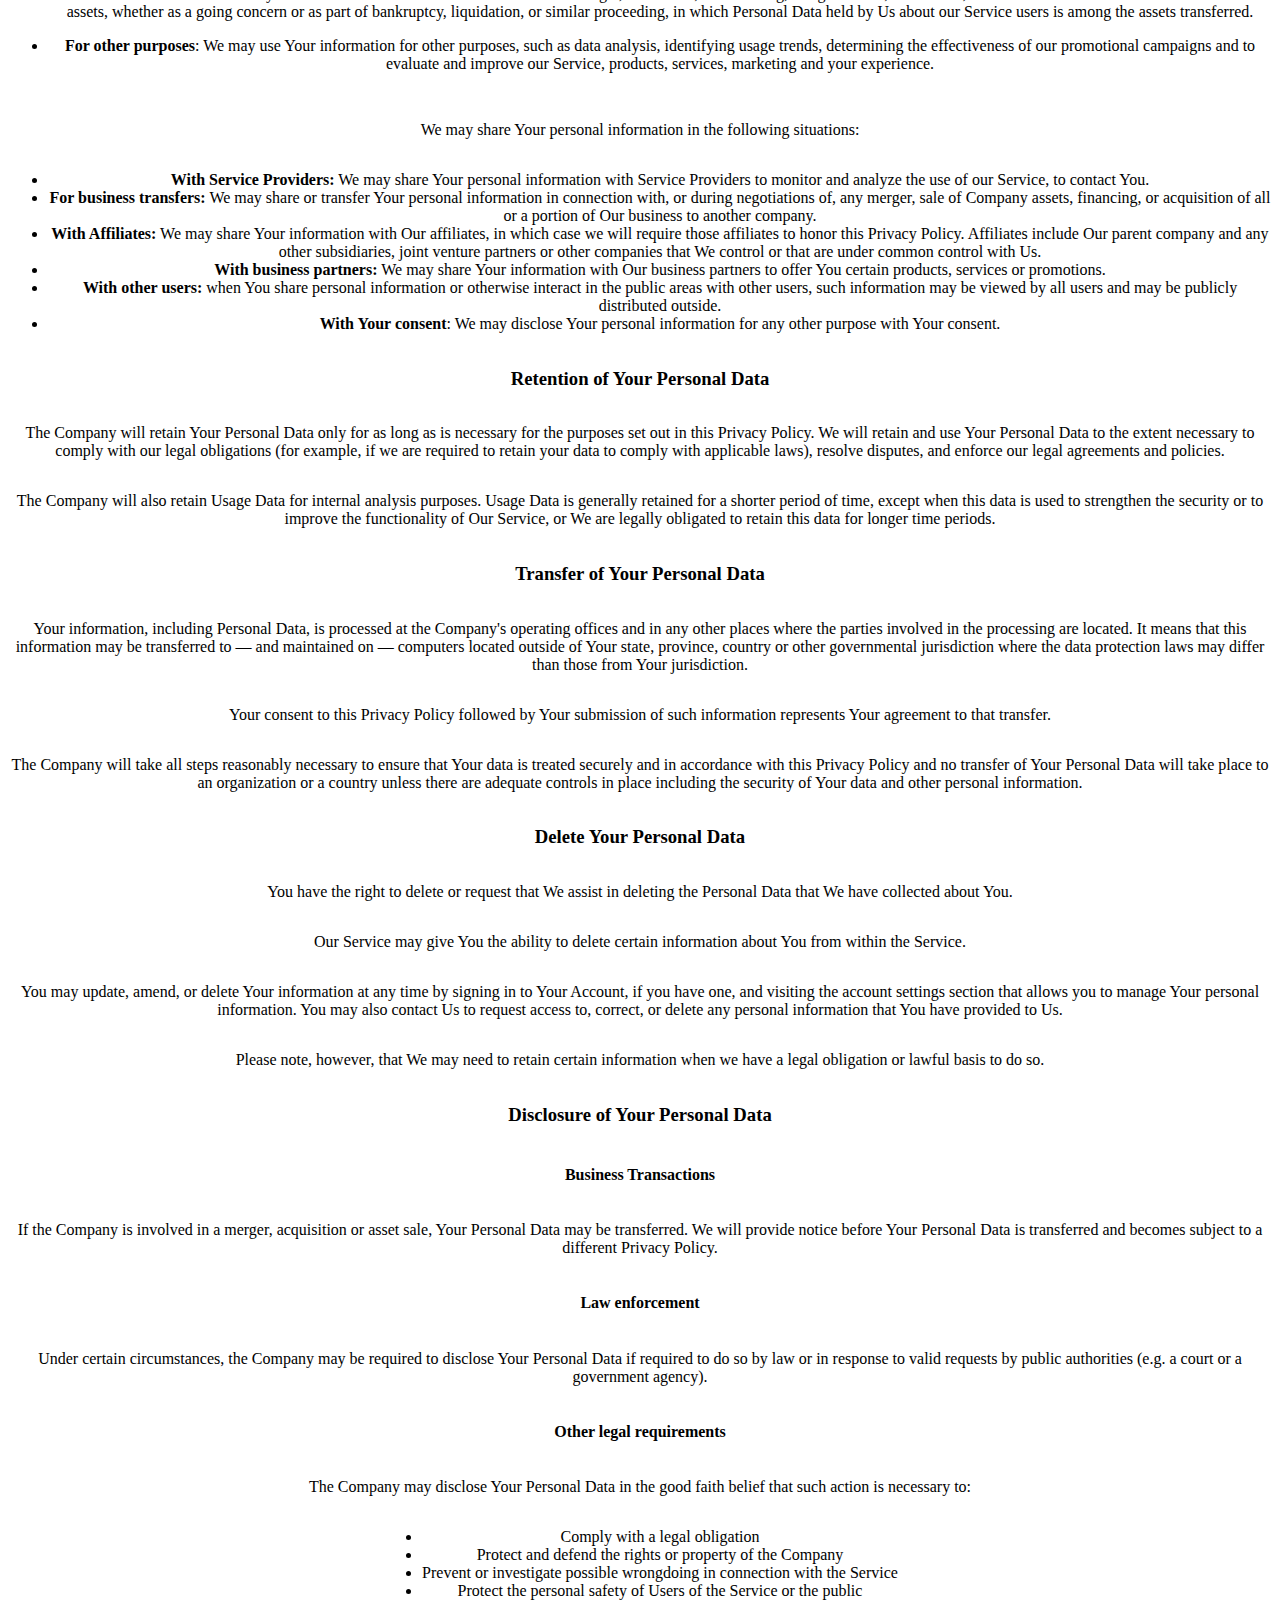
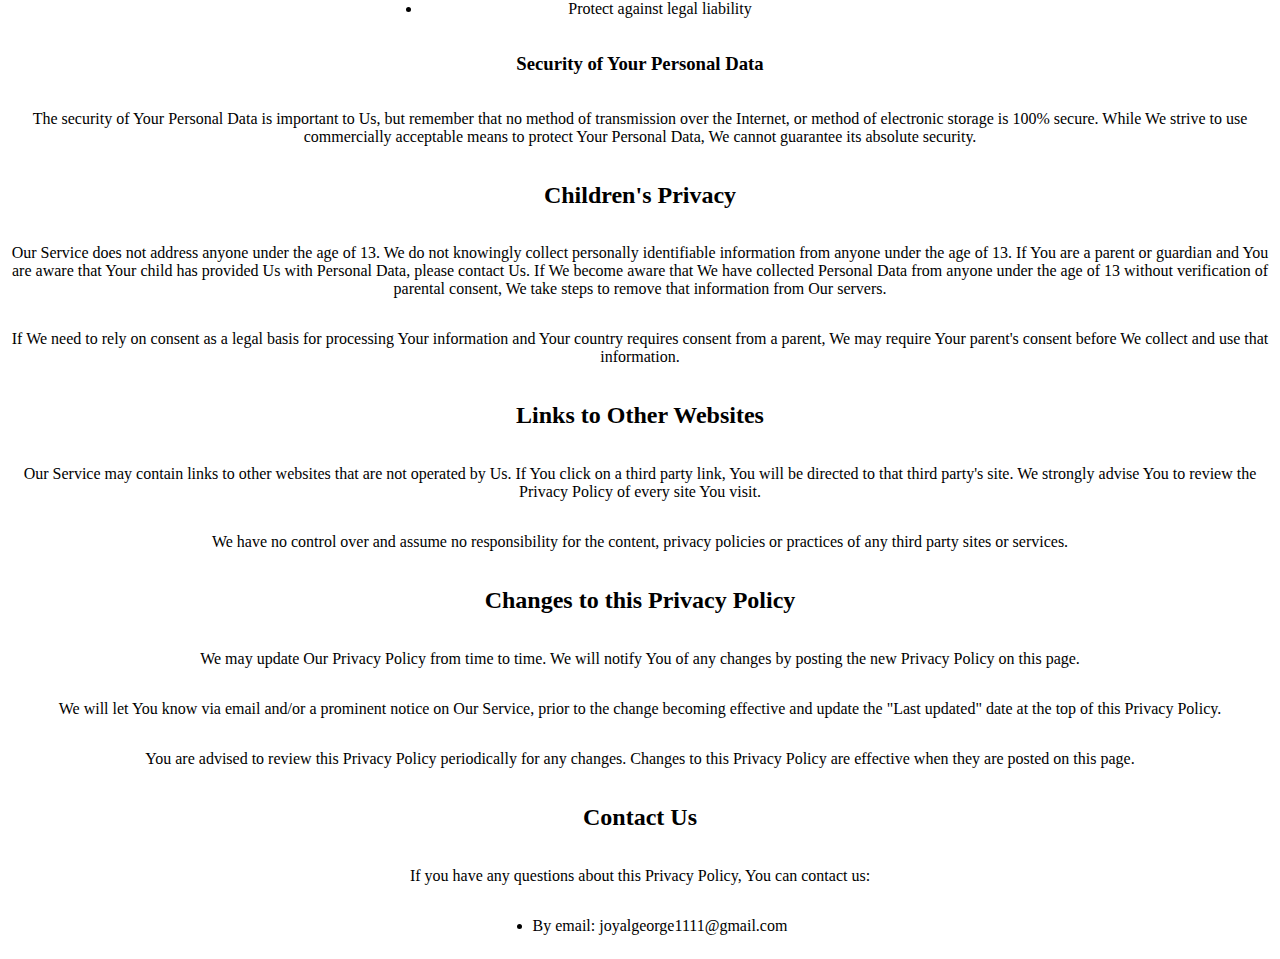
<file: Assets/Infos/privacy-policy.html>
<!DOCTYPE html>
<html lang="en">
<head>
    <meta charset="UTF-8">
    <meta name="viewport" content="width=device-width, initial-scale=1.0">
    <title>Document</title>
</head>
<body style="text-align: center;display: flex;flex-direction: column;align-items: center;flex-wrap: wrap;">
    <h1>Privacy Policy</h1>
    <p>Last updated: September 30, 2023</p>
    <p>This Privacy Policy describes Our policies and procedures on the collection, use and disclosure of Your information when You use the Service and tells You about Your privacy rights and how the law protects You.</p>
    <p>We use Your Personal data to provide and improve the Service. By using the Service, You agree to the collection and use of information in accordance with this Privacy Policy. This Privacy Policy has been created with the help of the <a href="https://www.freeprivacypolicy.com/free-privacy-policy-generator/" target="_blank">Free Privacy Policy Generator</a>.</p>
    <h2>Interpretation and Definitions</h2>
    <h3>Interpretation</h3>
    <p>The words of which the initial letter is capitalized have meanings defined under the following conditions. The following definitions shall have the same meaning regardless of whether they appear in singular or in plural.</p>
    <h3>Definitions</h3>
    <p>For the purposes of this Privacy Policy:</p>
    <ul>
    <li>
    <p><strong>Account</strong> means a unique account created for You to access our Service or parts of our Service.</p>
    </li>
    <li>
    <p><strong>Affiliate</strong> means an entity that controls, is controlled by or is under common control with a party, where &quot;control&quot; means ownership of 50% or more of the shares, equity interest or other securities entitled to vote for election of directors or other managing authority.</p>
    </li>
    <li>
    <p><strong>Company</strong> (referred to as either &quot;the Company&quot;, &quot;We&quot;, &quot;Us&quot; or &quot;Our&quot; in this Agreement) refers to Test.</p>
    </li>
    <li>
    <p><strong>Cookies</strong> are small files that are placed on Your computer, mobile device or any other device by a website, containing the details of Your browsing history on that website among its many uses.</p>
    </li>
    <li>
    <p><strong>Country</strong> refers to: Kerala,  India</p>
    </li>
    <li>
    <p><strong>Device</strong> means any device that can access the Service such as a computer, a cellphone or a digital tablet.</p>
    </li>
    <li>
    <p><strong>Personal Data</strong> is any information that relates to an identified or identifiable individual.</p>
    </li>
    <li>
    <p><strong>Service</strong> refers to the Website.</p>
    </li>
    <li>
    <p><strong>Service Provider</strong> means any natural or legal person who processes the data on behalf of the Company. It refers to third-party companies or individuals employed by the Company to facilitate the Service, to provide the Service on behalf of the Company, to perform services related to the Service or to assist the Company in analyzing how the Service is used.</p>
    </li>
    <li>
    <p><strong>Usage Data</strong> refers to data collected automatically, either generated by the use of the Service or from the Service infrastructure itself (for example, the duration of a page visit).</p>
    </li>
    <li>
    <p><strong>Website</strong> refers to Test, accessible from <a href="http://127.0.0.1:5500/Index.html#" rel="external nofollow noopener" target="_blank">http://127.0.0.1:5500/Index.html#</a></p>
    </li>
    <li>
    <p><strong>You</strong> means the individual accessing or using the Service, or the company, or other legal entity on behalf of which such individual is accessing or using the Service, as applicable.</p>
    </li>
    </ul>
    <h2>Collecting and Using Your Personal Data</h2>
    <h3>Types of Data Collected</h3>
    <h4>Personal Data</h4>
    <p>While using Our Service, We may ask You to provide Us with certain personally identifiable information that can be used to contact or identify You. Personally identifiable information may include, but is not limited to:</p>
    <ul>
    <li>
    <p>Email address</p>
    </li>
    <li>
    <p>First name and last name</p>
    </li>
    <li>
    <p>Phone number</p>
    </li>
    <li>
    <p>Address, State, Province, ZIP/Postal code, City</p>
    </li>
    <li>
    <p>Usage Data</p>
    </li>
    </ul>
    <h4>Usage Data</h4>
    <p>Usage Data is collected automatically when using the Service.</p>
    <p>Usage Data may include information such as Your Device's Internet Protocol address (e.g. IP address), browser type, browser version, the pages of our Service that You visit, the time and date of Your visit, the time spent on those pages, unique device identifiers and other diagnostic data.</p>
    <p>When You access the Service by or through a mobile device, We may collect certain information automatically, including, but not limited to, the type of mobile device You use, Your mobile device unique ID, the IP address of Your mobile device, Your mobile operating system, the type of mobile Internet browser You use, unique device identifiers and other diagnostic data.</p>
    <p>We may also collect information that Your browser sends whenever You visit our Service or when You access the Service by or through a mobile device.</p>
    <h4>Tracking Technologies and Cookies</h4>
    <p>We use Cookies and similar tracking technologies to track the activity on Our Service and store certain information. Tracking technologies used are beacons, tags, and scripts to collect and track information and to improve and analyze Our Service. The technologies We use may include:</p>
    <ul>
    <li><strong>Cookies or Browser Cookies.</strong> A cookie is a small file placed on Your Device. You can instruct Your browser to refuse all Cookies or to indicate when a Cookie is being sent. However, if You do not accept Cookies, You may not be able to use some parts of our Service. Unless you have adjusted Your browser setting so that it will refuse Cookies, our Service may use Cookies.</li>
    <li><strong>Web Beacons.</strong> Certain sections of our Service and our emails may contain small electronic files known as web beacons (also referred to as clear gifs, pixel tags, and single-pixel gifs) that permit the Company, for example, to count users who have visited those pages or opened an email and for other related website statistics (for example, recording the popularity of a certain section and verifying system and server integrity).</li>
    </ul>
    <p>Cookies can be &quot;Persistent&quot; or &quot;Session&quot; Cookies. Persistent Cookies remain on Your personal computer or mobile device when You go offline, while Session Cookies are deleted as soon as You close Your web browser. Learn more about cookies on the <a href="https://www.freeprivacypolicy.com/blog/sample-privacy-policy-template/#Use_Of_Cookies_And_Tracking" target="_blank">Free Privacy Policy website</a> article.</p>
    <p>We use both Session and Persistent Cookies for the purposes set out below:</p>
    <ul>
    <li>
    <p><strong>Necessary / Essential Cookies</strong></p>
    <p>Type: Session Cookies</p>
    <p>Administered by: Us</p>
    <p>Purpose: These Cookies are essential to provide You with services available through the Website and to enable You to use some of its features. They help to authenticate users and prevent fraudulent use of user accounts. Without these Cookies, the services that You have asked for cannot be provided, and We only use these Cookies to provide You with those services.</p>
    </li>
    <li>
    <p><strong>Cookies Policy / Notice Acceptance Cookies</strong></p>
    <p>Type: Persistent Cookies</p>
    <p>Administered by: Us</p>
    <p>Purpose: These Cookies identify if users have accepted the use of cookies on the Website.</p>
    </li>
    <li>
    <p><strong>Functionality Cookies</strong></p>
    <p>Type: Persistent Cookies</p>
    <p>Administered by: Us</p>
    <p>Purpose: These Cookies allow us to remember choices You make when You use the Website, such as remembering your login details or language preference. The purpose of these Cookies is to provide You with a more personal experience and to avoid You having to re-enter your preferences every time You use the Website.</p>
    </li>
    </ul>
    <p>For more information about the cookies we use and your choices regarding cookies, please visit our Cookies Policy or the Cookies section of our Privacy Policy.</p>
    <h3>Use of Your Personal Data</h3>
    <p>The Company may use Personal Data for the following purposes:</p>
    <ul>
    <li>
    <p><strong>To provide and maintain our Service</strong>, including to monitor the usage of our Service.</p>
    </li>
    <li>
    <p><strong>To manage Your Account:</strong> to manage Your registration as a user of the Service. The Personal Data You provide can give You access to different functionalities of the Service that are available to You as a registered user.</p>
    </li>
    <li>
    <p><strong>For the performance of a contract:</strong> the development, compliance and undertaking of the purchase contract for the products, items or services You have purchased or of any other contract with Us through the Service.</p>
    </li>
    <li>
    <p><strong>To contact You:</strong> To contact You by email, telephone calls, SMS, or other equivalent forms of electronic communication, such as a mobile application's push notifications regarding updates or informative communications related to the functionalities, products or contracted services, including the security updates, when necessary or reasonable for their implementation.</p>
    </li>
    <li>
    <p><strong>To provide You</strong> with news, special offers and general information about other goods, services and events which we offer that are similar to those that you have already purchased or enquired about unless You have opted not to receive such information.</p>
    </li>
    <li>
    <p><strong>To manage Your requests:</strong> To attend and manage Your requests to Us.</p>
    </li>
    <li>
    <p><strong>For business transfers:</strong> We may use Your information to evaluate or conduct a merger, divestiture, restructuring, reorganization, dissolution, or other sale or transfer of some or all of Our assets, whether as a going concern or as part of bankruptcy, liquidation, or similar proceeding, in which Personal Data held by Us about our Service users is among the assets transferred.</p>
    </li>
    <li>
    <p><strong>For other purposes</strong>: We may use Your information for other purposes, such as data analysis, identifying usage trends, determining the effectiveness of our promotional campaigns and to evaluate and improve our Service, products, services, marketing and your experience.</p>
    </li>
    </ul>
    <p>We may share Your personal information in the following situations:</p>
    <ul>
    <li><strong>With Service Providers:</strong> We may share Your personal information with Service Providers to monitor and analyze the use of our Service,  to contact You.</li>
    <li><strong>For business transfers:</strong> We may share or transfer Your personal information in connection with, or during negotiations of, any merger, sale of Company assets, financing, or acquisition of all or a portion of Our business to another company.</li>
    <li><strong>With Affiliates:</strong> We may share Your information with Our affiliates, in which case we will require those affiliates to honor this Privacy Policy. Affiliates include Our parent company and any other subsidiaries, joint venture partners or other companies that We control or that are under common control with Us.</li>
    <li><strong>With business partners:</strong> We may share Your information with Our business partners to offer You certain products, services or promotions.</li>
    <li><strong>With other users:</strong> when You share personal information or otherwise interact in the public areas with other users, such information may be viewed by all users and may be publicly distributed outside.</li>
    <li><strong>With Your consent</strong>: We may disclose Your personal information for any other purpose with Your consent.</li>
    </ul>
    <h3>Retention of Your Personal Data</h3>
    <p>The Company will retain Your Personal Data only for as long as is necessary for the purposes set out in this Privacy Policy. We will retain and use Your Personal Data to the extent necessary to comply with our legal obligations (for example, if we are required to retain your data to comply with applicable laws), resolve disputes, and enforce our legal agreements and policies.</p>
    <p>The Company will also retain Usage Data for internal analysis purposes. Usage Data is generally retained for a shorter period of time, except when this data is used to strengthen the security or to improve the functionality of Our Service, or We are legally obligated to retain this data for longer time periods.</p>
    <h3>Transfer of Your Personal Data</h3>
    <p>Your information, including Personal Data, is processed at the Company's operating offices and in any other places where the parties involved in the processing are located. It means that this information may be transferred to — and maintained on — computers located outside of Your state, province, country or other governmental jurisdiction where the data protection laws may differ than those from Your jurisdiction.</p>
    <p>Your consent to this Privacy Policy followed by Your submission of such information represents Your agreement to that transfer.</p>
    <p>The Company will take all steps reasonably necessary to ensure that Your data is treated securely and in accordance with this Privacy Policy and no transfer of Your Personal Data will take place to an organization or a country unless there are adequate controls in place including the security of Your data and other personal information.</p>
    <h3>Delete Your Personal Data</h3>
    <p>You have the right to delete or request that We assist in deleting the Personal Data that We have collected about You.</p>
    <p>Our Service may give You the ability to delete certain information about You from within the Service.</p>
    <p>You may update, amend, or delete Your information at any time by signing in to Your Account, if you have one, and visiting the account settings section that allows you to manage Your personal information. You may also contact Us to request access to, correct, or delete any personal information that You have provided to Us.</p>
    <p>Please note, however, that We may need to retain certain information when we have a legal obligation or lawful basis to do so.</p>
    <h3>Disclosure of Your Personal Data</h3>
    <h4>Business Transactions</h4>
    <p>If the Company is involved in a merger, acquisition or asset sale, Your Personal Data may be transferred. We will provide notice before Your Personal Data is transferred and becomes subject to a different Privacy Policy.</p>
    <h4>Law enforcement</h4>
    <p>Under certain circumstances, the Company may be required to disclose Your Personal Data if required to do so by law or in response to valid requests by public authorities (e.g. a court or a government agency).</p>
    <h4>Other legal requirements</h4>
    <p>The Company may disclose Your Personal Data in the good faith belief that such action is necessary to:</p>
    <ul>
    <li>Comply with a legal obligation</li>
    <li>Protect and defend the rights or property of the Company</li>
    <li>Prevent or investigate possible wrongdoing in connection with the Service</li>
    <li>Protect the personal safety of Users of the Service or the public</li>
    <li>Protect against legal liability</li>
    </ul>
    <h3>Security of Your Personal Data</h3>
    <p>The security of Your Personal Data is important to Us, but remember that no method of transmission over the Internet, or method of electronic storage is 100% secure. While We strive to use commercially acceptable means to protect Your Personal Data, We cannot guarantee its absolute security.</p>
    <h2>Children's Privacy</h2>
    <p>Our Service does not address anyone under the age of 13. We do not knowingly collect personally identifiable information from anyone under the age of 13. If You are a parent or guardian and You are aware that Your child has provided Us with Personal Data, please contact Us. If We become aware that We have collected Personal Data from anyone under the age of 13 without verification of parental consent, We take steps to remove that information from Our servers.</p>
    <p>If We need to rely on consent as a legal basis for processing Your information and Your country requires consent from a parent, We may require Your parent's consent before We collect and use that information.</p>
    <h2>Links to Other Websites</h2>
    <p>Our Service may contain links to other websites that are not operated by Us. If You click on a third party link, You will be directed to that third party's site. We strongly advise You to review the Privacy Policy of every site You visit.</p>
    <p>We have no control over and assume no responsibility for the content, privacy policies or practices of any third party sites or services.</p>
    <h2>Changes to this Privacy Policy</h2>
    <p>We may update Our Privacy Policy from time to time. We will notify You of any changes by posting the new Privacy Policy on this page.</p>
    <p>We will let You know via email and/or a prominent notice on Our Service, prior to the change becoming effective and update the &quot;Last updated&quot; date at the top of this Privacy Policy.</p>
    <p>You are advised to review this Privacy Policy periodically for any changes. Changes to this Privacy Policy are effective when they are posted on this page.</p>
    <h2>Contact Us</h2>
    <p>If you have any questions about this Privacy Policy, You can contact us:</p>
    <ul>
    <li>By email: joyalgeorge1111@gmail.com</li>
    </ul>
</body>
</html>
</file>
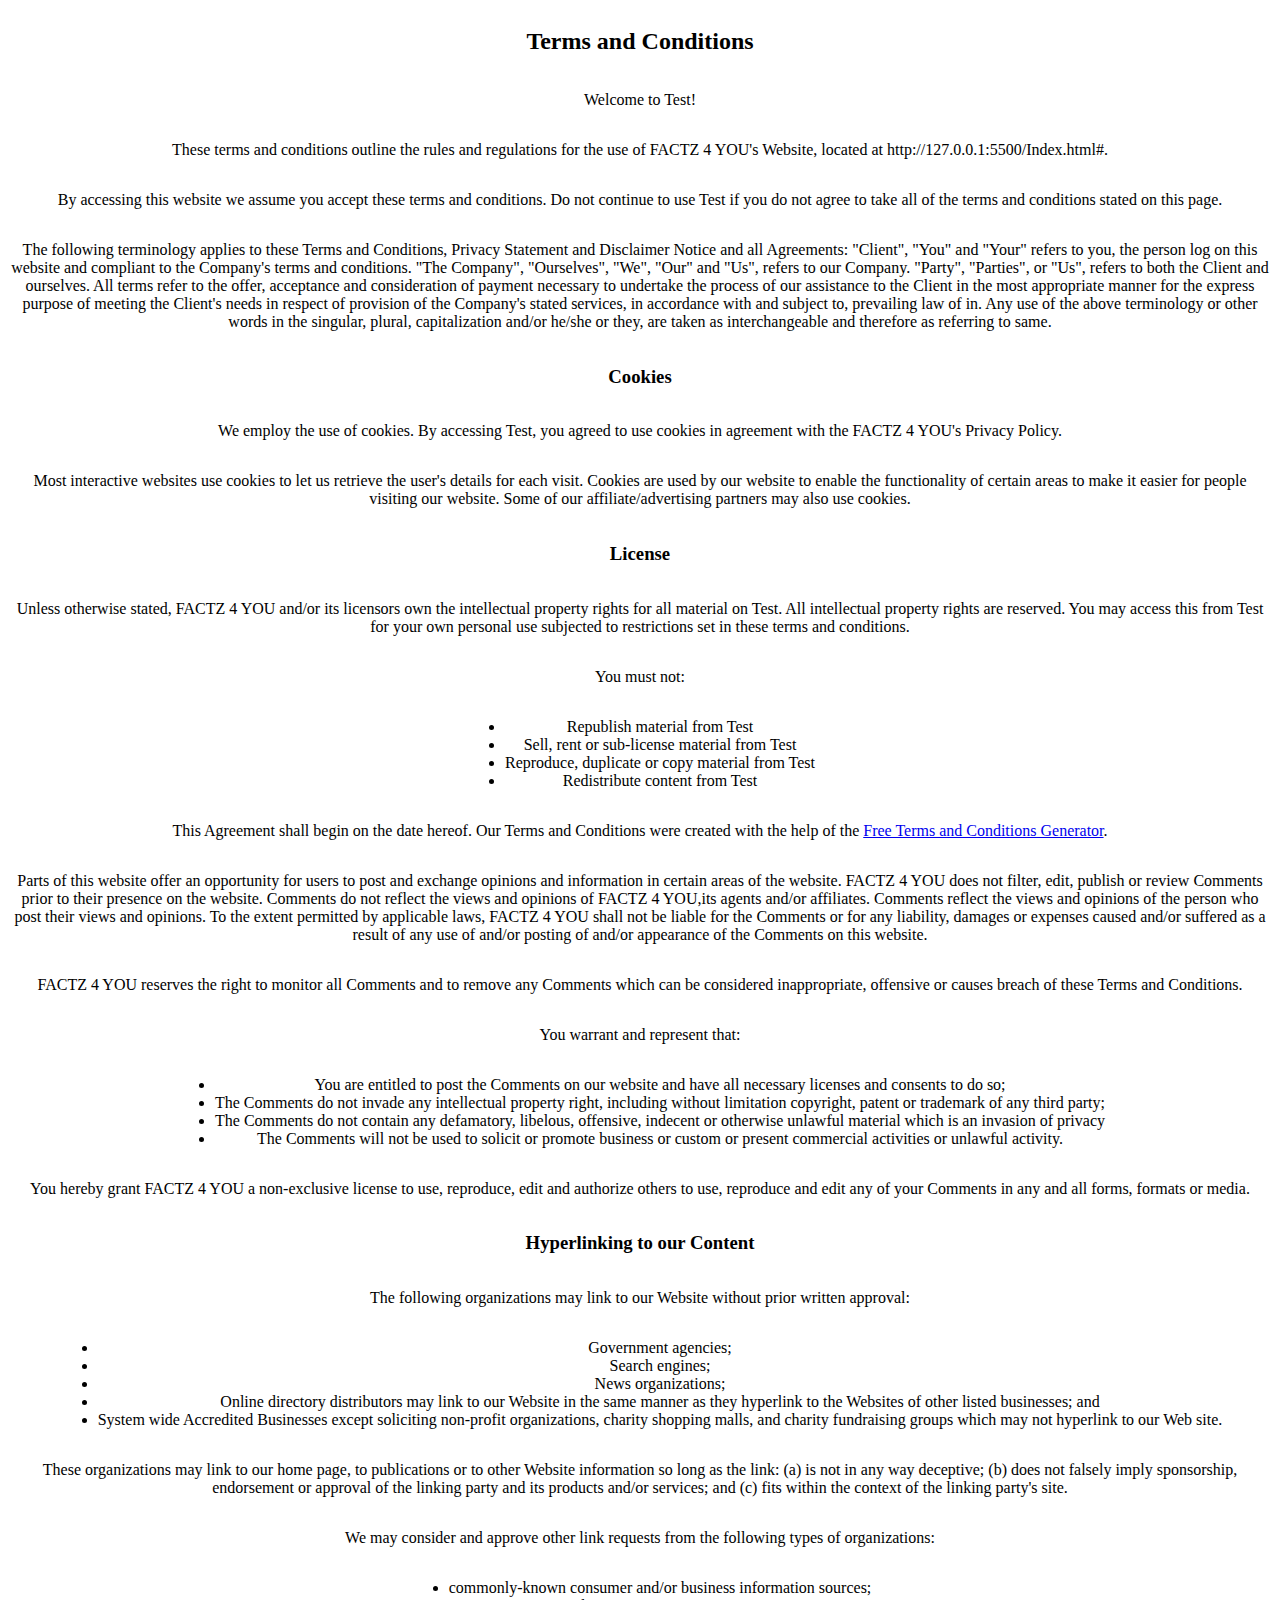
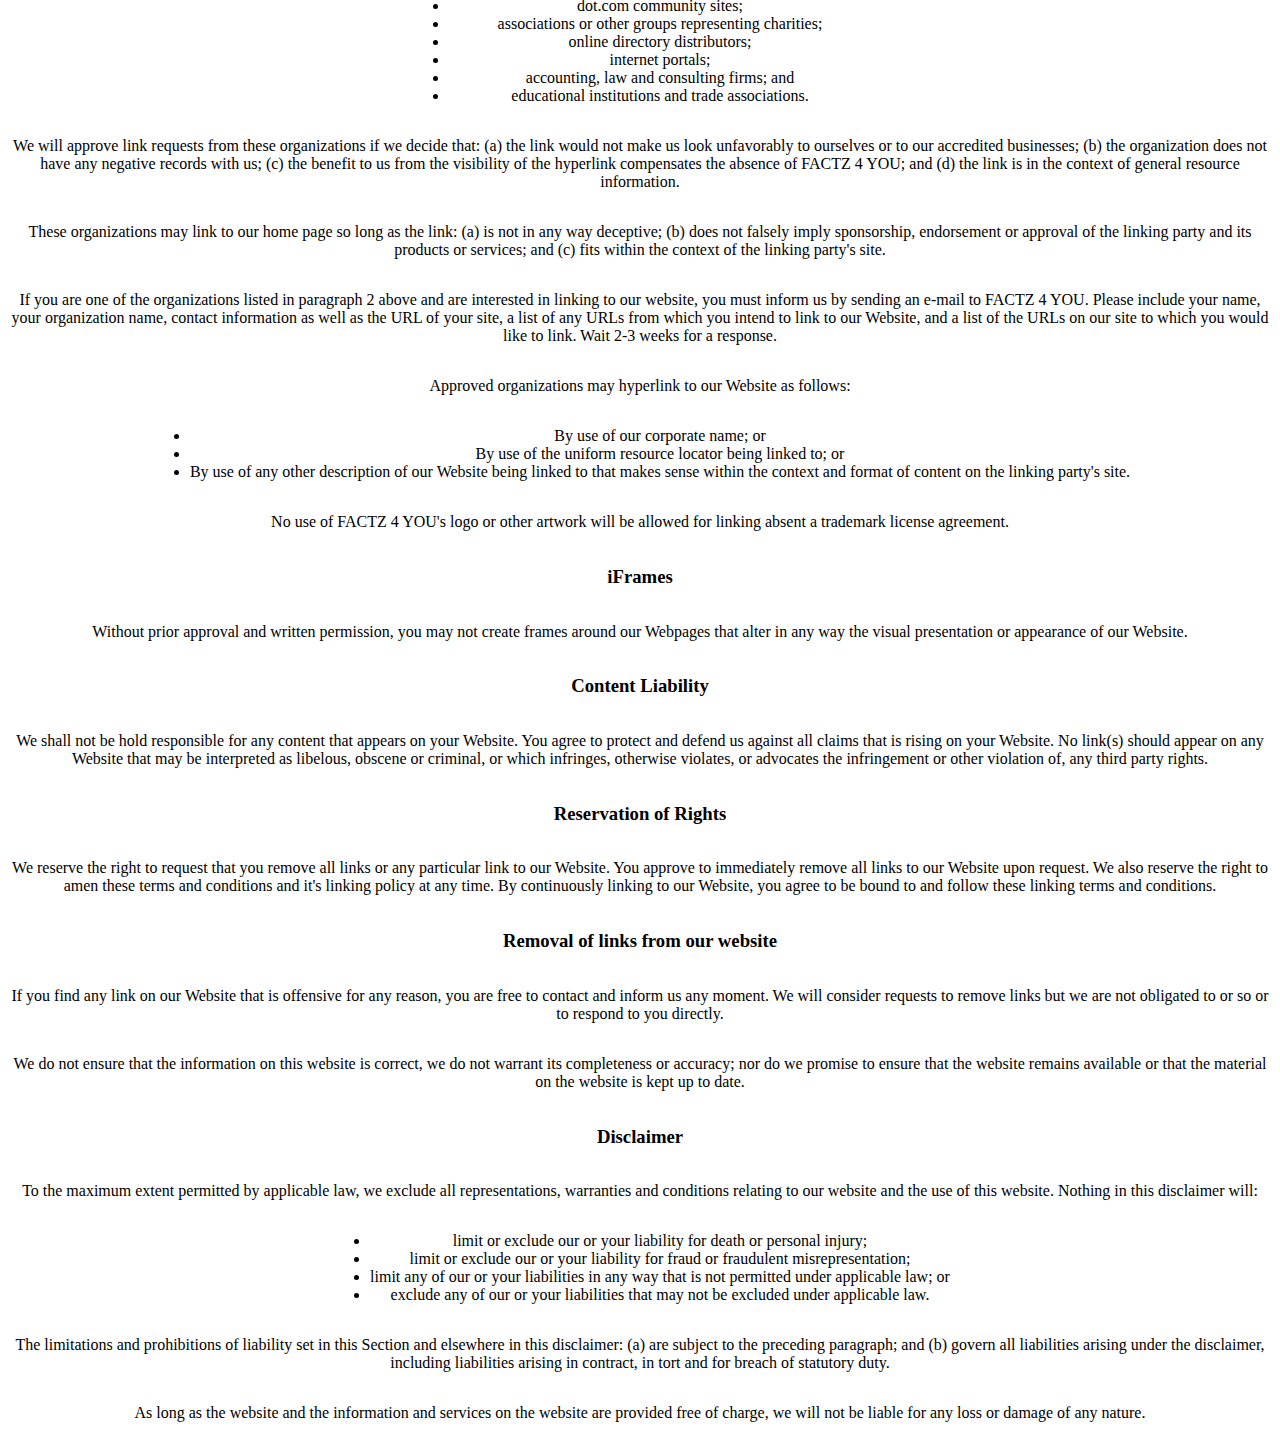
<file: Assets/Infos/terms&conditions.html>
<!DOCTYPE html>
<html lang="en">
<head>
    <meta charset="UTF-8">
    <meta name="viewport" content="width=device-width, initial-scale=1.0">
    <title>Document</title>
</head>
<body style="text-align: center;display: flex;flex-direction: column;align-items: center;flex-wrap: wrap;">
    <h2><strong>Terms and Conditions</strong></h2>

    <p>Welcome to Test!</p>

    <p>These terms and conditions outline the rules and regulations for the use of FACTZ 4 YOU's Website, located at http://127.0.0.1:5500/Index.html#.</p>

    <p>By accessing this website we assume you accept these terms and conditions. Do not continue to use Test if you do not agree to take all of the terms and conditions stated on this page.</p>

    <p>The following terminology applies to these Terms and Conditions, Privacy Statement and Disclaimer Notice and all Agreements: "Client", "You" and "Your" refers to you, the person log on this website and compliant to the Company's terms and conditions. "The Company", "Ourselves", "We", "Our" and "Us", refers to our Company. "Party", "Parties", or "Us", refers to both the Client and ourselves. All terms refer to the offer, acceptance and consideration of payment necessary to undertake the process of our assistance to the Client in the most appropriate manner for the express purpose of meeting the Client's needs in respect of provision of the Company's stated services, in accordance with and subject to, prevailing law of in. Any use of the above terminology or other words in the singular, plural, capitalization and/or he/she or they, are taken as interchangeable and therefore as referring to same.</p>

    <h3><strong>Cookies</strong></h3>

    <p>We employ the use of cookies. By accessing Test, you agreed to use cookies in agreement with the FACTZ 4 YOU's Privacy Policy. </p>

    <p>Most interactive websites use cookies to let us retrieve the user's details for each visit. Cookies are used by our website to enable the functionality of certain areas to make it easier for people visiting our website. Some of our affiliate/advertising partners may also use cookies.</p>

    <h3><strong>License</strong></h3>

    <p>Unless otherwise stated, FACTZ 4 YOU and/or its licensors own the intellectual property rights for all material on Test. All intellectual property rights are reserved. You may access this from Test for your own personal use subjected to restrictions set in these terms and conditions.</p>

    <p>You must not:</p>
    <ul>
        <li>Republish material from Test</li>
        <li>Sell, rent or sub-license material from Test</li>
        <li>Reproduce, duplicate or copy material from Test</li>
        <li>Redistribute content from Test</li>
    </ul>

    <p>This Agreement shall begin on the date hereof. Our Terms and Conditions were created with the help of the <a href="https://www.termsandconditionsgenerator.com/">Free Terms and Conditions Generator</a>.</p>

    <p>Parts of this website offer an opportunity for users to post and exchange opinions and information in certain areas of the website. FACTZ 4 YOU does not filter, edit, publish or review Comments prior to their presence on the website. Comments do not reflect the views and opinions of FACTZ 4 YOU,its agents and/or affiliates. Comments reflect the views and opinions of the person who post their views and opinions. To the extent permitted by applicable laws, FACTZ 4 YOU shall not be liable for the Comments or for any liability, damages or expenses caused and/or suffered as a result of any use of and/or posting of and/or appearance of the Comments on this website.</p>

    <p>FACTZ 4 YOU reserves the right to monitor all Comments and to remove any Comments which can be considered inappropriate, offensive or causes breach of these Terms and Conditions.</p>

    <p>You warrant and represent that:</p>

    <ul>
        <li>You are entitled to post the Comments on our website and have all necessary licenses and consents to do so;</li>
        <li>The Comments do not invade any intellectual property right, including without limitation copyright, patent or trademark of any third party;</li>
        <li>The Comments do not contain any defamatory, libelous, offensive, indecent or otherwise unlawful material which is an invasion of privacy</li>
        <li>The Comments will not be used to solicit or promote business or custom or present commercial activities or unlawful activity.</li>
    </ul>

    <p>You hereby grant FACTZ 4 YOU a non-exclusive license to use, reproduce, edit and authorize others to use, reproduce and edit any of your Comments in any and all forms, formats or media.</p>

    <h3><strong>Hyperlinking to our Content</strong></h3>

    <p>The following organizations may link to our Website without prior written approval:</p>

    <ul>
        <li>Government agencies;</li>
        <li>Search engines;</li>
        <li>News organizations;</li>
        <li>Online directory distributors may link to our Website in the same manner as they hyperlink to the Websites of other listed businesses; and</li>
        <li>System wide Accredited Businesses except soliciting non-profit organizations, charity shopping malls, and charity fundraising groups which may not hyperlink to our Web site.</li>
    </ul>

    <p>These organizations may link to our home page, to publications or to other Website information so long as the link: (a) is not in any way deceptive; (b) does not falsely imply sponsorship, endorsement or approval of the linking party and its products and/or services; and (c) fits within the context of the linking party's site.</p>

    <p>We may consider and approve other link requests from the following types of organizations:</p>

    <ul>
        <li>commonly-known consumer and/or business information sources;</li>
        <li>dot.com community sites;</li>
        <li>associations or other groups representing charities;</li>
        <li>online directory distributors;</li>
        <li>internet portals;</li>
        <li>accounting, law and consulting firms; and</li>
        <li>educational institutions and trade associations.</li>
    </ul>

    <p>We will approve link requests from these organizations if we decide that: (a) the link would not make us look unfavorably to ourselves or to our accredited businesses; (b) the organization does not have any negative records with us; (c) the benefit to us from the visibility of the hyperlink compensates the absence of FACTZ 4 YOU; and (d) the link is in the context of general resource information.</p>

    <p>These organizations may link to our home page so long as the link: (a) is not in any way deceptive; (b) does not falsely imply sponsorship, endorsement or approval of the linking party and its products or services; and (c) fits within the context of the linking party's site.</p>

    <p>If you are one of the organizations listed in paragraph 2 above and are interested in linking to our website, you must inform us by sending an e-mail to FACTZ 4 YOU. Please include your name, your organization name, contact information as well as the URL of your site, a list of any URLs from which you intend to link to our Website, and a list of the URLs on our site to which you would like to link. Wait 2-3 weeks for a response.</p>

    <p>Approved organizations may hyperlink to our Website as follows:</p>

    <ul>
        <li>By use of our corporate name; or</li>
        <li>By use of the uniform resource locator being linked to; or</li>
        <li>By use of any other description of our Website being linked to that makes sense within the context and format of content on the linking party's site.</li>
    </ul>

    <p>No use of FACTZ 4 YOU's logo or other artwork will be allowed for linking absent a trademark license agreement.</p>

    <h3><strong>iFrames</strong></h3>

    <p>Without prior approval and written permission, you may not create frames around our Webpages that alter in any way the visual presentation or appearance of our Website.</p>

    <h3><strong>Content Liability</strong></h3>

    <p>We shall not be hold responsible for any content that appears on your Website. You agree to protect and defend us against all claims that is rising on your Website. No link(s) should appear on any Website that may be interpreted as libelous, obscene or criminal, or which infringes, otherwise violates, or advocates the infringement or other violation of, any third party rights.</p>

    <h3><strong>Reservation of Rights</strong></h3>

    <p>We reserve the right to request that you remove all links or any particular link to our Website. You approve to immediately remove all links to our Website upon request. We also reserve the right to amen these terms and conditions and it's linking policy at any time. By continuously linking to our Website, you agree to be bound to and follow these linking terms and conditions.</p>

    <h3><strong>Removal of links from our website</strong></h3>

    <p>If you find any link on our Website that is offensive for any reason, you are free to contact and inform us any moment. We will consider requests to remove links but we are not obligated to or so or to respond to you directly.</p>

    <p>We do not ensure that the information on this website is correct, we do not warrant its completeness or accuracy; nor do we promise to ensure that the website remains available or that the material on the website is kept up to date.</p>

    <h3><strong>Disclaimer</strong></h3>

    <p>To the maximum extent permitted by applicable law, we exclude all representations, warranties and conditions relating to our website and the use of this website. Nothing in this disclaimer will:</p>

    <ul>
        <li>limit or exclude our or your liability for death or personal injury;</li>
        <li>limit or exclude our or your liability for fraud or fraudulent misrepresentation;</li>
        <li>limit any of our or your liabilities in any way that is not permitted under applicable law; or</li>
        <li>exclude any of our or your liabilities that may not be excluded under applicable law.</li>
    </ul>

    <p>The limitations and prohibitions of liability set in this Section and elsewhere in this disclaimer: (a) are subject to the preceding paragraph; and (b) govern all liabilities arising under the disclaimer, including liabilities arising in contract, in tort and for breach of statutory duty.</p>

    <p>As long as the website and the information and services on the website are provided free of charge, we will not be liable for any loss or damage of any nature.</p>
</body>
</html>
</file>
<file: Assets/css/style.css>
@font-face {
  font-family: "Proxima Nova";
  src: url("/Assets/Fonts/Proxima-Nova.otf") format("opentype");
}

@font-face {
  font-family: "Brandon Grotesque";
  src: url("/Assets/Fonts/brandon-grotesque-thin-italic.otf");
}

* {
  margin: 0;
  padding: 0;
  font-family: "Proxima Nova";
}

:root {
  --Black: #221c1e;
  --Black-75: #4b4648;
  --Black-50: #797678;
  --Black-25: #aeaaac;
  --Black-10: #ceccce;
  --Black-5: #d7d6d7;

  --Primary: #fc316e;
  --Secondary: #fd4d29;
  --Gradiant: linear-gradient(
    to left,
    #fc3a79,
    #fe3966,
    #fe3c53,
    #fb423e,
    #f54b28
  ); /*  background-image: */

  --Error: #bd241f;
}

h1 {
  font-size: 6rem;
  margin: 0;
}

h2 {
  font-size: 4rem;
  margin: 0;
}

h3 {
  font-size: 60px;
  margin: 0;
  font-weight: light;
}

h4 {
  font-size: 42px;
  margin: 0;
}

h5 {
  font-size: 30px;
  margin: 0;
}

h6 {
  font-size: 22px;
  margin: 0;
}

.bold {
  font-weight: bold;
}

i {
  color: var(--Black-75);
}

.up {
  display: none;
  justify-content: flex-end;
  align-items: center;
  flex-direction: row;
  flex-wrap: wrap;
  margin: 32px;
  position: fixed;
  bottom: 80px;
  right: 40px;
}

.up a {
  text-decoration: none;
}

.up i {
  border-radius: 16px;
  width: 40px;
  color: var(--Black-50);
  font-weight: 100;
  font-size: 24px;
  height: 40px;
  display: flex;
  justify-content: center;
  align-items: center;
  background-color: white;
  box-shadow: 0 10px 16px grey;
}

.basic-display-flex {
  display: flex;
  flex-direction: column;
  align-items: center;
  justify-content: center;
}

.headsection {
  display: flex;
  width: 98vw;
  height: 16vh;
  margin: 8px 0;
  line-height: 24px;
  flex-direction: row;
  flex-wrap: nowrap;
  justify-content: space-between;
  align-items: center;
}

.phone-pixel {
  width: 128px !important;
}

.headsection a {
  color: var(--Black);
  font-weight: bold;
  text-decoration: none;
  margin: auto 32px;
}

.logoimg {
  height: 32px;
}

.headsection .header-part-one {
  width: fit-content;
  display: flex;
  align-items: center;
  justify-content: center;
  flex-direction: row;
  flex-wrap: nowrap;
}

.headsection .header-part-two {
  display: flex;
  width: min-content;
  flex-direction: row;
  justify-content: center;
  align-items: center;
  flex-wrap: nowrap;
}

.navbarNav ul {
  display: flex;
  flex-direction: row;
  align-items: center;
}

li img {
  width: 32px;
}

.full-screen {
  width: 100vw;
  height: 100vh;
}
/* -----Large Devices----- */

@media screen and (min-width: 1146px) {
  .highlight {
    color: var(--Primary) !important;
  }

  .vr {
    width: 2px;
    height: 16px !important;
    background-color: var(--Black-25);
  }

  hr {
    color: var(--Black-25);
    margin: 0;
  }

  .herosection {
    display: flex;
    line-height: 32px;
    margin: 64px 0;
    height: 600px;
    justify-content: center;
    flex-wrap: wrap;
    align-items: center;
    flex-direction: column;
    text-align: center;
  }

  .herosection div {
    max-width: 768px;
    min-width: 90vw;
    height: 100%;
    padding: 0;
  }

  .center-align-text {
    text-align: center !important;
    display: flex;
    flex-direction: column;
    flex-wrap: nowrap;
    justify-content: center;
    align-items: center;
  }

  .herosection h3 {
    width: 80%;
    color: var(--Black-75);
    margin: auto;
  }

  .herosection h1 {
    width: fit-content;
    color: var(--Black);
    color: var(--Black-75);
    margin: auto;
  }

  .herosection p {
    width: 70%;
    color: var(--Black-75);
    width: 50%;
    color: var(--Black-75);
    margin: auto;
  }

  .button {
    width: fit-content;
    border-radius: 100px;
    padding: 24px 48px;
    color: white;
    margin: 32px auto;
    display: flex;
    border: none;
    font-size: 32px;
    text-shadow: 0 0 10px var(--Black-50);
    box-shadow: 0 35px 35px var(--Black-25);
    background-image: var(--Gradiant) !important;
    align-items: center;
  }

  .button i {
    height: 40px;
    width: 48px;
    color: white;
  }

  .herosection i {
    font-size: 32px;
    margin: auto 8px;
  }

  .button:hover {
    padding: 24px 44px;
    transform: translate(0, -5px);
  }

  .button:active {
    opacity: 0.8;
  }

  .disabled {
    background: rgba(136, 54, 136, 0.774) !important;
    color: rgba(255, 255, 255, 0.735);
    pointer-events: none;
  }

  .beenwith span {
    display: flex;
    width: 100%;
    background-color: var(--Black-5);
    justify-content: center;
    align-items: center;
    flex-direction: column;
    height: 50vh;
  }

  .beenwith-parts {
    margin: 16px 0;
  }

  .beenwith span i {
    margin: 0 32px;
    font-size: 40px;
  }

  img {
    width: 64px;
  }

  .p-8 {
    padding: 8px;
  }

  .p-32 {
    padding: 32px;
  }

  .home-quotes {
    margin: 32px 0;
    display: flex;
    flex-direction: column;
    align-items: center;
    justify-content: center;
  }

  .home-quotes h4 {
    display: flex;
    text-align: center;
    width: 32ch;
    flex-direction: row;
    flex-wrap: wrap;
  }

  .home-quotes img {
    width: 128px;
  }

  .names {
    display: flex;
    flex-direction: column;
    align-items: center;
    justify-content: center;
  }

  .names p {
    margin: 0;
  }

  .work-img-section span {
    margin: 96px 0;
    width: 100vw;
    background-color: var(--Black-5);
    height: 90vh;
  }
  .work-img-section img {
    position: relative;
    width: 75%;
    box-shadow: 0 5px 25px var(--Black-50);
    bottom: 550px;
    border-radius: 20px;
  }
  .work-sections .work-div {
    width: 100%;
    display: grid;
    margin: 64px 0;
    grid-template-columns: 128px 1fr 1fr 128px;
    grid-template-rows: 128px 1fr 128px;
  }

  .work-sections .work-span {
    display: grid;
    grid-column-start: 1;
    grid-row-start: 1;
    grid-column-end: 5;
    grid-row-end: 3;
  }

  .work-sections .work-img {
    width: 100%;
    height: 95%;
    display: grid;
    grid-column-start: 2;
    grid-row-start: 2;
    grid-column-end: 4;
    grid-row-end: 4;
    border-radius: 20px;
    box-shadow: 0 0px 20px var(--Black-50);
    object-fit: cover;
  }

  .footer-before {
    width: 65%;
    height: 100%;
    margin: 128px;
  }

  .footer-before p {
    width: 60%;
    margin: 32px 0;
  }

  .footer-before .footer-contact-div {
    width: 40%;
    display: flex;
    flex-wrap: nowrap;
    justify-content: start;
  }

  footer ul li {
    margin: 32px;
  }

  /* -----About Form----- */

  .about-me-hero {
    margin: 64px 0;
  }

  .about-me-brief {
    width: 75%;
  }

  .about-me-brief p {
    margin: 24px 0;
    width: 75%;
  }

  .my-photo-album {
    margin: 128px 0;
  }

  .album-wrapper {
    width: 95%;
    display: flex;
    flex-direction: row;
    flex-wrap: wrap;
    justify-content: space-around;
    align-items: center;
  }

  .photos {
    width: 32%;
    height: 450px;
    margin: 64px 0;
    border-radius: 20px;
  }

  .photos img {
    width: 100%;
    height: 100%;
    object-fit: cover;
    box-shadow: 0 5px 15px var(--Black-50);
  }

  section {
    margin: 32px 0;
    display: flex;
    flex-direction: row;
    align-items: center;
    justify-content: center;
  }

  .section-testimonials {
    background-color: var(--Black-10);
    display: flex;
    flex-direction: row;
    align-items: center;
    justify-content: center;
  }

  .bold {
    font-weight: bold;
  }

  .slide {
    width: 95%;
    cursor: pointer;
    display: flex;
    flex-direction: column;
    flex-wrap: wrap;
    align-items: center;
    justify-content: center;
  }

  .drag-body {
    margin: 32px 32px 0px;
    width: 32vw;
    height: 64px;
    background-color: rgb(255, 255, 255);
    border: 2px solid var(--Black-10);
    box-shadow: black 0px 5px 10px;
    display: flex;
    border-radius: 40px;
    flex-direction: row;
    justify-content: center;
    align-items: center;
  }

  .slider {
    display: flex;
    height: 32px;
    width: 42%;
    align-items: center;
    justify-content: center;
  }

  .slider h6 {
    color: var(--Black-50);
    font-size: 16px;
  }

  .active {
    border-radius: 20px;
    background-color: var(--Black-50);
  }

  .active h6 {
    color: white !important;
  }

  .home-quotes h4 {
    display: flex;
    text-align: center;
    width: 32ch;
    flex-direction: row;
    flex-wrap: wrap;
  }

  .tools-section {
    margin: 128px 0;
  }

  .slide-contents {
    width: 100%;
    border-radius: 20px;
    display: flex;
    align-items: flex-start;
    flex-direction: row;
    justify-content: center;
  }

  .dividers {
    display: flex;
    padding: 16px;
    margin: 32px 8px;
    border-radius: 58px;
    box-shadow: 0 5px 10px black;
    width: 100%;
    height: 200px;
    background-color: rgb(255, 255, 255);
    border: 1px solid darkgray;
    flex-direction: column;
    justify-content: center;
    align-items: center;
  }

  .dividers img {
    margin: 8px;
    border-radius: 16px;
    box-sizing: unset;
  }

  img {
    width: 96px;
  }

  .p-8 {
    padding: 8px;
  }

  .p-32 {
    padding: 32px;
  }

  .contact-testimonials {
    height: 350px;
    margin: 64px;
    box-shadow: 0 5px 10px gray;
    background-color: #fff;
    display: flex;
    flex-direction: column;
    align-items: center;
    justify-content: center;
  }

  .contact-testimonials h6 {
    color: var(--Black);
    font-size: 24px;
    display: flex;
    text-align: center;
    font-family: "Brandon Grotesque" !important;
    width: 32ch;
    padding: 24px 40px;
    flex-direction: row;
  }

  .section-question {
    margin: 96px;
    display: flex;
    flex-direction: row;
    align-items: center;
    justify-content: flex-start;
  }

  .section-question div {
    width: 75%;
  }

  .section-question h2 {
    color: var(--Black-75);
    font-weight: normal;
    margin: 72px 24px;
  }

  .section-question i {
    color: var(--Primary);
  }

  .section-question p {
    color: var(--Black-50);
  }

  .section-question .individual-answers {
    color: var(--Black-25);
  }

  .questions {
    padding: 8px;
  }

  .questions hr {
    color: var(--Black-5);
    margin: 16px 0;
  }

  .answers {
    width: 40ch;
    margin: 16px;
  }

  .customer {
    display: flex;
    flex-direction: column;
    flex-wrap: wrap;
    align-items: center;
    justify-content: center;
  }
  .customer p {
    margin: 0;
  }

  .abilities-section {
    margin: 128px 0;
  }

  .ability-wrapper {
    display: flex;
    flex-direction: row;
    flex-wrap: wrap;
    justify-content: center;
    align-items: flex-start;
    width: 95%;
  }

  .ability-parts {
    width: 32%;
    text-align: center;
    margin: 32px 8px;
  }

  .ability-parts i {
    color: var(--Error);
    font-size: 40px;
  }

  .ability-parts h5 {
    width: 100%;
    margin: 24px 0px;
  }

  .ability-parts p {
    width: 100%;
    margin: 24px 0;
  }

  .section-speciality {
    margin: 96px 0;
  }

  .speciality-wrapper {
    width: 85%;
  }

  .speciality-head {
    width: 75%;
    margin: 64px 0;
  }

  .speciality-parts-wrapper {
    display: flex;
    flex-direction: row;
    flex-wrap: wrap;
    justify-content: flex-start;
    align-items: center;
  }

  .speciality-parts {
    width: 47%;
    height: 400px;
    padding: 32px;
    display: flex;
    flex-direction: column;
    justify-content: center;
    flex-wrap: wrap;
  }

  .speciality-parts i {
    color: var(--Error);
    font-size: 40px;
  }

  .speciality-parts h4 {
    margin: 32px 0 16px 0;
  }

  .speciality-parts p {
    width: 48ch;
    margin: 24px 0;
  }

  /* -----Contact Page----- */

  .contact-hero {
    margin: 128px 0;
  }
  .contact-hero-wrapper {
    width: 75%;
  }
  .contact-hero-wrapper h3 {
    width: 64%;
    margin: 32px 0;
  }
  .contact-hero-wrapper p {
    width: 64%;
    font-size: 24px;
  }
  .contact-button-wrapper {
    display: flex;
    flex-direction: row;
    flex-wrap: wrap;
    justify-content: space-between;
    align-items: center;
    width: 64%;
    margin: 48px 0;
  }
  .contact-button-wrapper button {
    padding: 16px 32px;
    border-radius: 8px;
    border: none;
    color: white;
    font-weight: bold;
    font-size: 24px;
  }

  .contact-form-section {
    display: flex;
    justify-content: center;
    align-items: center;
  }

  .contact-form {
    width: 95%;
  }

  .form-parts {
    margin: 32px;
    width: 40%;
    height: 575px;
    float: left;
    display: flex;
    justify-content: center;
    align-items: flex-start;
    flex-direction: column;
    flex-wrap: wrap;
  }

  tr td input {
    margin: 16px 8px;
    width: 90%;
    background-color: var(--Black-5);
    border-radius: 5px;
    padding: 8px;
    border: none;
    color: var(--Black-75);
  }

  tr td textarea {
    margin: 16px 8px;
    width: 95%;
    height: 128px;
    resize: none;
    background-color: var(--Black-5);
    border-radius: 5px;
    padding: 8px;
    border: none;
    color: var(--Black-75);
  }

  .form-button {
    width: 100%;
    border-radius: 100px;
    padding: 8px;
    color: white;
    margin: 32px auto;
    display: flex;
    border: none;
    font-size: 32px;
    text-shadow: 0 0 10px var(--Black-50);
    box-shadow: 0 35px 35px var(--Black-25);
    background-image: var(--Gradiant) !important;
    align-items: center;
    justify-content: center;
  }

  .form-button i {
    height: 40px;
    width: 48px;
    color: white;
  }

  .form-button:hover {
    padding: 8px 10px;
    transform: translate(0, -5px);
  }

  .form-button:active {
    opacity: 0.8;
  }

  .disabled {
    background: rgba(136, 54, 136, 0.774) !important;
    color: rgba(255, 255, 255, 0.735);
    pointer-events: none;
  }
}

/* -----Large Devices----- */
</file>
